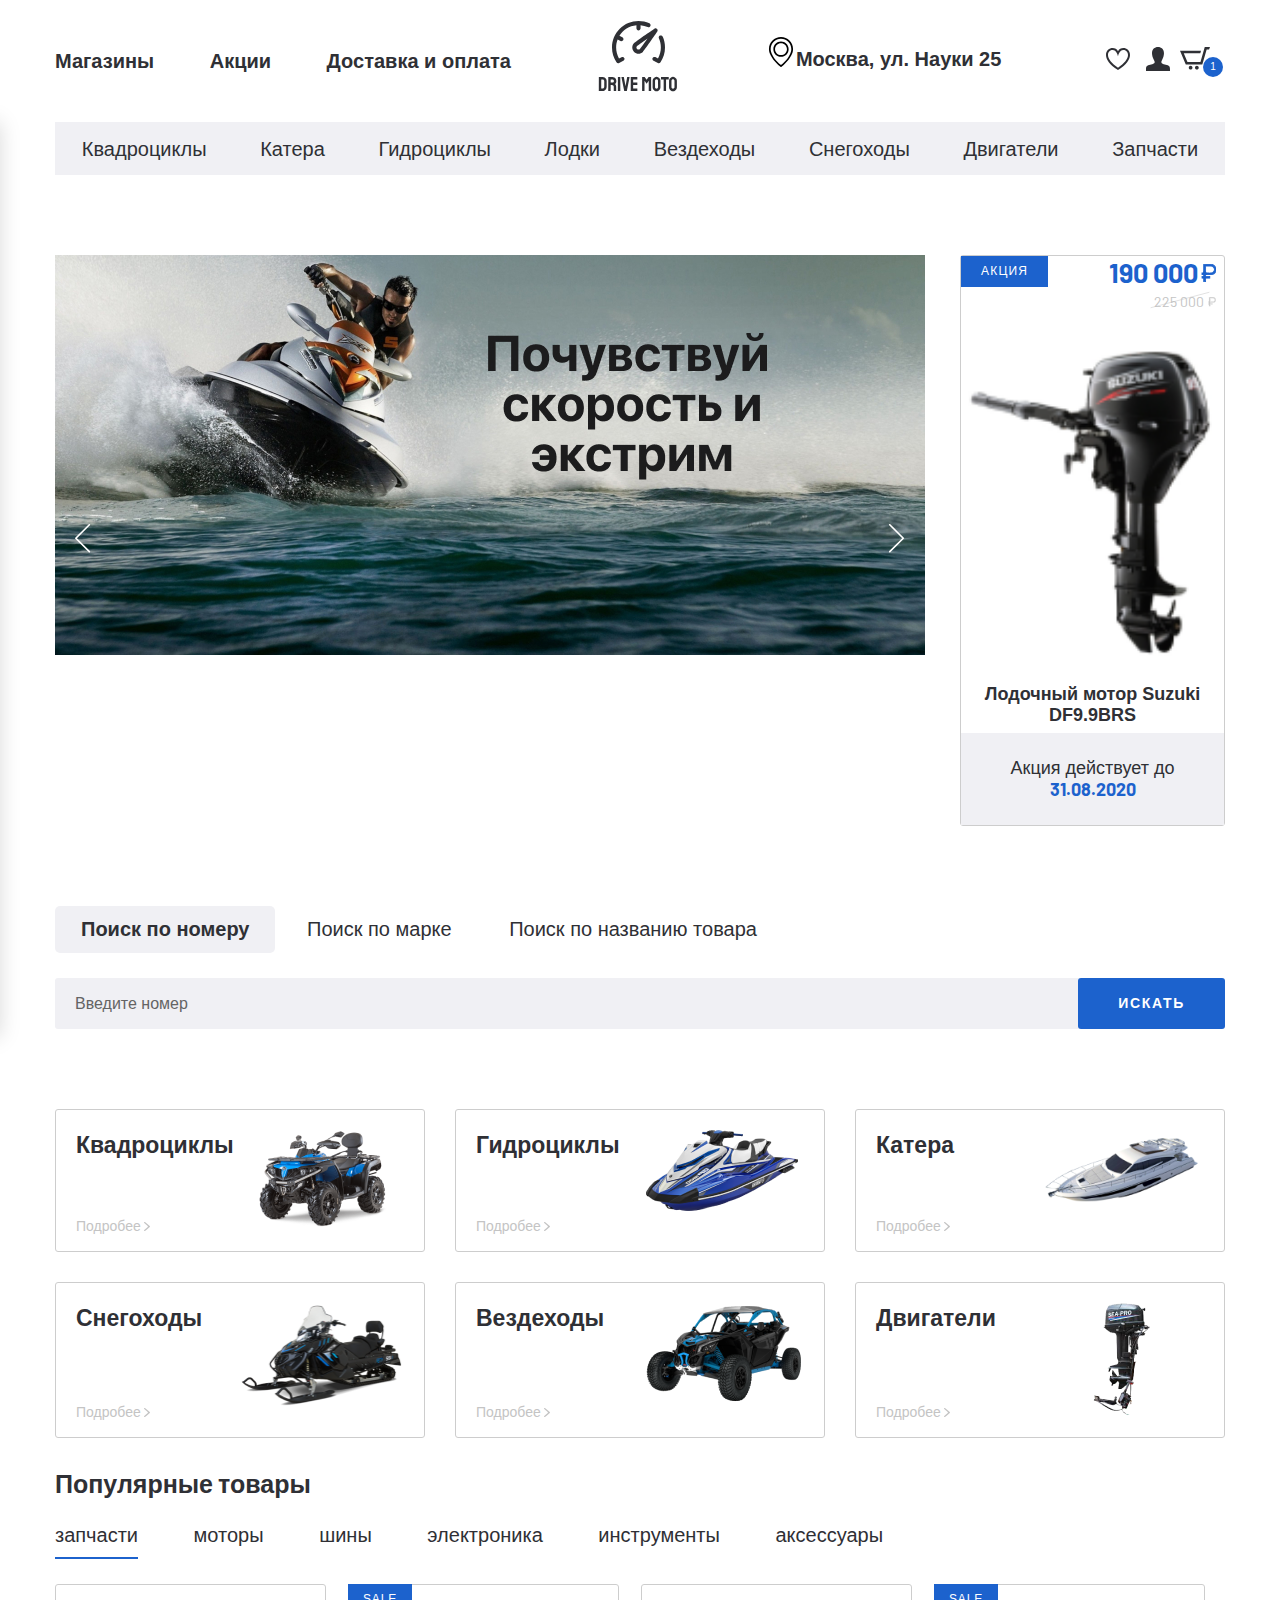
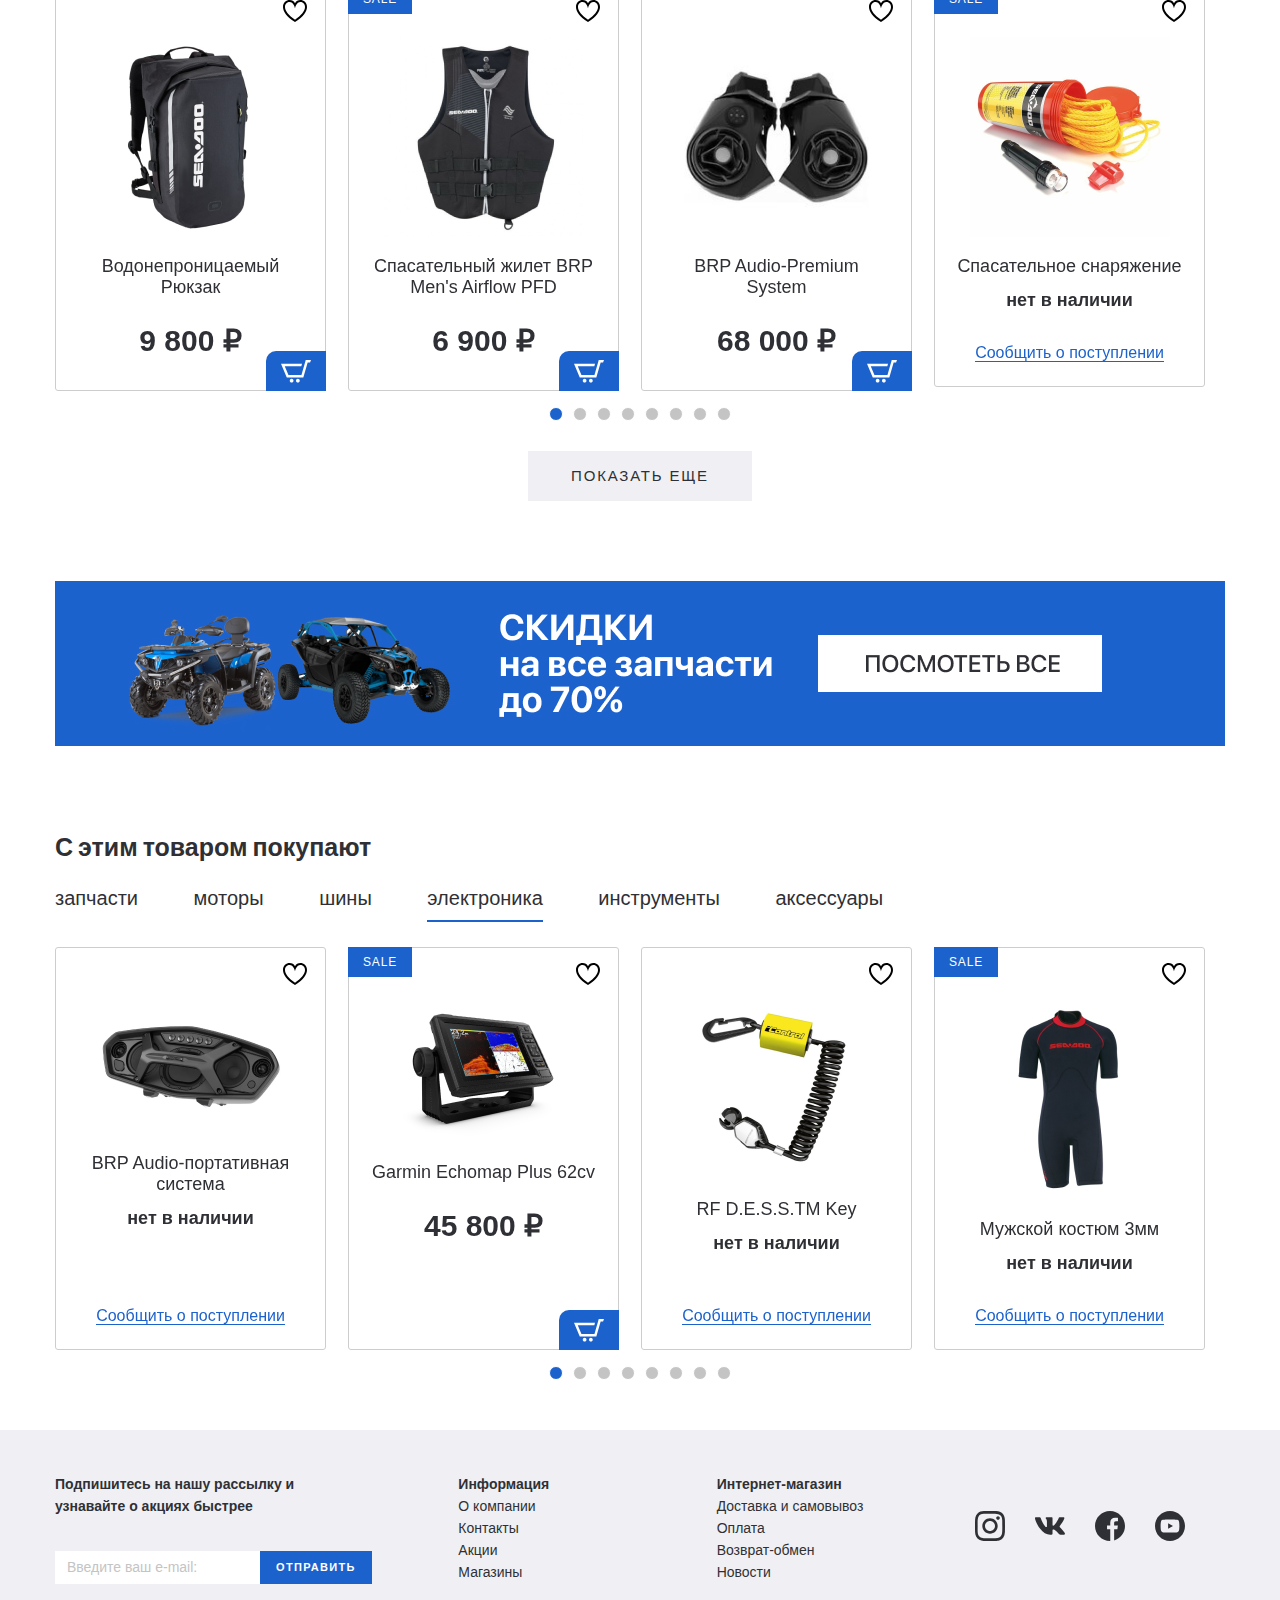
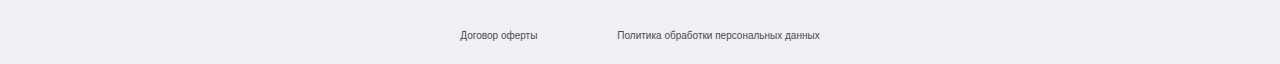
<file: index.html>
<!DOCTYPE html>
<html lang="en">
<head>
    <meta charset="UTF-8">
    <meta name="viewport" content="width=device-width, initial-scale=1.0">
    <meta http-equiv="X-UA-Compatible" content="ie=edge">
    <title>Document</title>
    <link href="https://fonts.googleapis.com/css2?family=Barlow:wght@400;700&display=swap" rel="stylesheet">
    <link rel="stylesheet" href="css/fonts.css">
    <link rel="stylesheet" href="css/normalize.css">
    <link rel="stylesheet" href="css/slick.css">
    <link rel="stylesheet" href="css/ion.rangeSlider.min.css">
    <link rel="stylesheet" href="css/jquery.rateyo.min.css">
    <link rel="stylesheet" href="css/jquery.formstyler.css">
    <link rel="stylesheet" href="css/jquery.formstyler.theme.css">
    <link rel="stylesheet" href="css/style.css">
    <link rel="stylesheet" href="css/media.css">
</head>
<body>
<header class="header">
    <div class="header__top">
        <div class="container">
            <div class="header__top-inner">
                <nav class="menu">
                    <button class="menu__btn">
                        <div class="menu__btn-line"></div>
                        <div class="menu__btn-line"></div>
                        <div class="menu__btn-line"></div>
                    </button>
                    <ul class="menu__list">
                        <li class="menu__item">
                            <a class="menu__link" href="#">Магазины</a>
                        </li>
                        <li class="menu__item">
                            <a class="menu__link" href="#">Акции</a>
                        </li>
                        <li class="menu__item">
                            <a class="menu__link" href="#">Доставка и оплата</a>
                        </li>
                    </ul>
                </nav>
                <a  class="logo" href="index.html">
                    <img class="logo__img" src="images/logo.svg" alt="">
                </a>
                <div class="header__box">
                    <div class="header__address">
                        Москва, ул. Науки 25
                    </div>
                    <ul class="user-list">
                        <li class="user-list__item">
                            <a  class="user-list__link" href="#"></a>
                            <img src="images/heart.svg" alt="">
                        </li>
                        <li class="user-list__item">
                            <a  class="user-list__link" href="#"></a>
                            <img src="images/user.svg" alt="">
                        </li>
                        <li class="user-list__item">
                            <a  class="user-list__link basket" href="#">
                                <img src="images/basket.svg" alt="">
                                <p class="basket__num"> 1</p>
                            </a>
                        </li>
                    </ul>
                </div>
            </div>
        </div>
    </div>

    <ul class="menu-mobile__list ">
        <li class="menu-mobile__item">
            <a class="menu-mobile__link" href="#">
                <img class="menu-mobile__img" src="images/user.svg" alt="">
                <p>Войти </p></a>
        </li>
        <li class="menu-mobile__item">
            <a class="menu-mobile__link" href="#">
                <img class="menu-mobile__img" src="images/user.svg" alt="">
                <p>Регистрация</p>
            </a>
        </li>
        <li class="menu-mobile__item">
            <a class="menu-mobile__link" href="#">
                <img class="menu-mobile__img" src="images/heart.svg" alt="">
                <p>Избранное</p>
            </a>
        </li>
        <li class="menu-mobile__item">
            <a class="menu-mobile__link" href="#">
                <img class="menu-mobile__img" src="images/basket.svg" alt="">
                <p>Корзина</p>
            </a>
        </li>
        <li class="menu-mobile__item">
            <a class="menu-mobile__link" href="#">
                <img class="menu-mobile__img" src="images/house.svg" alt="">
                <p>Магазины</p>
            </a>
        </li>
        <li class="menu-mobile__item">
            <a class="menu-mobile__link" href="#">
                <img class="menu-mobile__img" src="images/procent.svg" alt="">
                <p>Акции</p>
            </a>
        </li>
        <li class="menu-mobile__item">
            <a class="menu-mobile__link" href="#">
                <img class="menu-mobile__img" src="images/box.svg" alt="">
                <p>а и оплата</p>
            </a>
        </li>
        <li class="menu-mobile__item">
            <a class="menu-mobile__link" href="#">
                <p>Квадроциклы</p>
            </a>
        </li>
        <li class="menu-mobile__item">
            <a class="menu-mobile__link" href="#">
                <p>Катера</p>
            </a>
        </li>
        <li class="menu-mobile__item">
            <a  class="menu-mobile__link" href="#">
                <p>Гидроциклы</p>
            </a>
        </li>
        <li class="menu-mobile__item">
            <a class="menu-mobile__link" href="#">
                 <p>Лодки </p>
            </a>
        </li>
        <li class="menu-mobile__item">
            <a  class="menu-mobile__link" href="#">
                 <p>Вездеходы</p>
            </a>
        </li>
        <li class="menu-mobile__item">
            <a class="menu-mobile__link" href="#">
                 <p>Снегоходы</p>
            </a>
        </li>
        <li class="menu-mobile__item">
            <a class="menu-mobile__link" href="#">
                 <p>Двигатели</p>
            </a>
        </li>
        <li class="menu-mobile__item">
            <a class="menu-mobile__link" href="#">
                 <p>Запчасти</p>
            </a>
        </li>
    </ul>

    <div class="menu__mobile-linewrapper">
        <div class="menu__mobile-line">
            <li class="menu__item">
                <a class="menu__link" href="#">Магазины</a>
            </li>
            <li class="menu__item">
                <a class="menu__link" href="#">Акции</a>
            </li>
            <li class="menu__item">
                <a class="menu__link" href="#">Доставка и оплата</a>
            </li>
        </div>
    </div>

    <div class="header__bottom">
        <div class="container">
            <ul class="menu-categories">
                <li class="menu-categories__item">
                    <a class="menu-categories__link" href="catalog.html"> Квадроциклы</a>
                </li>
                <li class="menu-categories__item">
                    <a class="menu-categories__link" href="catalog.html">Катера</a>
                </li>
                <li class="menu-categories__item">
                    <a class="menu-categories__link" href="catalog.html">Гидроциклы</a>
                </li>
                <li class="menu-categories__item">
                    <a class="menu-categories__link" href="catalog.html">Лодки</a>
                </li>
                <li class="menu-categories__item">
                    <a class="menu-categories__link" href="catalog.html">Вездеходы</a>
                </li>
                <li class="menu-categories__item">
                    <a class="menu-categories__link" href="catalog.html">Снегоходы</a>
                </li>
                <li class="menu-categories__item">
                    <a class="menu-categories__link" href="catalog.html">Двигатели</a>
                </li>
                <li class="menu-categories__item">
                    <a class="menu-categories__link" href="catalog.html">Запчасти</a>
                </li>
            </ul>
        </div>
    </div>
</header>


<section class="banner-section page-section">
    <div class="container">
        <div class="banner-section__inner">
            <div class="banner-section__slider">
                <a class="banner-section__slider-item" href="#">
                    <img class="banner-section__slider-img" src="images/banner-slider.jpg" alt="">
                </a>
                <a class="banner-section__slider-item" href="#">
                    <img class="banner-section__slider-img" src="images/banner-slider.jpg" alt="">
                </a>
                <a class="banner-section__slider-item" href="#">
                    <img class="banner-section__slider-img" src="images/banner-slider.jpg" alt="">
                </a>
                <a class="banner-section__slider-item" href="#">
                    <img class="banner-section__slider-img" src="images/banner-slider.jpg" alt="">
                </a>
                <a class="banner-section__slider-item" href="#">
                    <img class="banner-section__slider-img" src="images/banner-slider.jpg" alt="">
                </a>
                <a class="banner-section__slider-item" href="#">
                    <img class="banner-section__slider-img" src="images/banner-slider.jpg" alt="">
                </a>
            </div>
            <a class="banner-section__item" href="#">
                <div class="banner-section__item-top sale-item">
                    <div class="sale-item__top">
                        <p class="sale-item__info">акция</p>
                        <div class="sale-item__price">
                            <div class="price sale-item__price-new">
                                190 000
                            </div>
                            <div class="price sale-item__price-old">
                                225 000
                            </div>
                        </div>
                    </div>
                        <img class="sale-item__img" src="images/content/sale-1.png" alt="" >
                        <h5 class="sale-item__title">Лодочный мотор Suzuki DF9.9BRS</h5>
                <div class="sale-item__footer">
                    Акция действует до
                    <span>31.08.2020</span>
                </div>
                </div>
            </a>
        </div>
    </div>
</section>


<section class="search page-section">
    <div class="container">
        <div class="search__inner">
            <div class="search__tabs tabs-wrapper">
                <div class="mobile-overflow">
                <a href="#tab-1" class=" tab search__tabs-item tab--active">Поиск по  номеру</a>
                <a href="#tab-2" class=" tab search__tabs-item">Поиск по марке</a>
                <a href="#tab-3" class=" tab search__tabs-item">Поиск по названию товара</a>
                </div>
            </div>
            <div class="search__content">
                <div id="tab-1" class=" tabs-content search__content-item tabs-content--active">
                    <form class="search__content-form" action="">
                        <input class="search__content-input" type="text" placeholder="Введите номер ">
                        <button class="search__content-btn" type="submit">искать</button>
                    </form>
                </div>
                <div id="tab-2" class="tabs-content search__content-item">
                    <form class="search__content-form" action="">
                        <input class="search__content-input" type="text" placeholder="Введите марку ">
                        <button class="search__content-btn" type="submit">искать</button>
                    </form>
                </div>
                <div id="tab-3" class="tabs-content search__content-item">
                    <form class="search__content-form" action="">
                        <input class="search__content-input" type="text" placeholder="Введите название товара ">
                        <button class="search__content-btn" type="submit">искать</button>
                    </form>
                </div>
            </div>
        </div>
    </div>
</section>

<section class="categories">
    <div class="container">
        <div class="categories__inner">
            <a class="categories__item" href="catalog.html">
                <div class="categories__item-info">
                    <h4 class="categories__item-title">Квадроциклы</h4>
                    <p class="categories__item-text">Подробее</p>
                </div>
                <div class="categories__item-img">
                    <img src="images/categories-1.png" alt="">
                </div>
            </a>
            <a class="categories__item" href="catalog.html">
                <div class="categories__item-info">
                    <h4 class="categories__item-title">Гидроциклы</h4>
                    <p class="categories__item-text">Подробее</p>
                </div>
                <div class="categories__item-img">
                    <img src="images/categories-2.png" alt="">
                </div>
            </a>
            <a class="categories__item" href="catalog.html">
                <div class="categories__item-info">
                    <h4 class="categories__item-title">Катера</h4>
                    <p class="categories__item-text">Подробее</p>
                </div>
                <div class="categories__item-img">
                    <img src="images/categories-3.png" alt="">
                </div>
            </a>
            <a class="categories__item" href="catalog.html">
                <div class="categories__item-info">
                    <h4 class="categories__item-title">Снегоходы</h4>
                    <p class="categories__item-text">Подробее</p>
                </div>
                <div class="categories__item-img">
                    <img src="images/categories-4.png" alt="">
                </div>
            </a>
            <a class="categories__item" href="catalog.html">
                <div class="categories__item-info">
                    <h4 class="categories__item-title">Вездеходы</h4>
                    <p class="categories__item-text">Подробее</p>
                </div>
                <div class="categories__item-img">
                    <img src="images/categories-5.png" alt="">
                </div>
            </a>
            <a class="categories__item" href="catalog.html">
                <div class="categories__item-info">
                    <h4 class="categories__item-title">Двигатели</h4>
                    <p class="categories__item-text">Подробее</p>
                </div>
                <div class="categories__item-img">
                    <img src="images/categories-6.png" alt="">
                </div>
            </a>
        </div>
    </div>
</section>

<section class="products page-section">
    <div class="container">
        <div class="products__inner">
            <h3 class="product__title">Популярные товары</h3>
            <div class="tabs-wrapper">
                <div class="tabs products__tabs mobile-overflow">
                    <a class="tab products__tab tab--active" href="#product-tab-1">запчасти</a>
                    <a class="tab products__tab" href="#product-tab-2">моторы</a>
                    <a class="tab products__tab" href="#product-tab-3">шины </a>
                    <a class="tab products__tab" href="#product-tab-4">электроника</a>
                    <a class="tab products__tab" href="#product-tab-5">инструменты</a>
                    <a class="tab products__tab" href="#product-tab-6">аксессуары </a>
                </div>
            </div>
            <div class="tabs-container products__container">
                <div id="product-tab-1" class="tabs-content products__content tabs-content--active">
                    <div class="product-slider">
                        <div class="product-slider__item">
                            <div class="product-item__wrapper">
                                <button class="product-item__favorite">
                                </button>
                                <button class="product-item__basket">
                                    <img src="images/basket-white.svg" alt="">
                                </button>
                                <a href="" class="product-item__notify-link">
                                    <span>Сообщить о поступлении</span>
                                </a>
                                <a class="product-item" href="#">
                                    <p class="product-item__hover-text">посмотреть товар</p>
                                    <img class="product-item__img" src="images/content/product-1.png" alt="">
                                    <h4 class="product-item__title">Водонепроницаемый
                                        Рюкзак</h4>
                                    <p class="price product-item__price">9 800 ₽</p>
                                    <p class="product-item__notify-text">нет в наличии</p>
                                </a>
                            </div>
                        </div>
                        <div class="product-slider__item">
                            <div class="product-item__wrapper">
                                <button class="product-item__favorite">
                                </button>
                                <button class="product-item__basket">
                                    <img src="images/basket-white.svg" alt="">
                                </button>
                                <a href="" class="product-item__notify-link">
                                    <span>Сообщить о поступлении</span>
                                </a>
                                <a class="product-item product-item--sale" href="#">
                                    <p class="product-item__hover-text">посмотреть товар</p>
                                    <img class="product-item__img" src="images/content/product-2.png" alt="">
                                    <h4 class="product-item__title">Спасательный жилет BRP Men's Airflow PFD</h4>
                                    <p class="price product-item__price">6 900 ₽</p>
                                    <p class="product-item__notify-text">нет в наличии</p>
                                </a>
                            </div>
                        </div>
                        <div class="product-slider__item">
                            <div class="product-item__wrapper">
                                <button class="product-item__favorite">
                                </button>
                                <button class="product-item__basket">
                                    <img src="images/basket-white.svg" alt="">
                                </button>
                                <a href="" class="product-item__notify-link">
                                    <span>Сообщить о поступлении</span>
                                </a>
                                <a class="product-item " href="#">
                                    <p class="product-item__hover-text">посмотреть товар</p>
                                    <img class="product-item__img" src="images/content/product-3.png" alt="">
                                    <h4 class="product-item__title">
                                        BRP Audio-Premium System</h4>
                                    <p class="price product-item__price">68 000 ₽</p>
                                    <p class="product-item__notify-text">нет в наличии</p>
                                </a>
                            </div>
                        </div>
                        <div class="product-slider__item product-item__not-available">
                            <div class="product-item__wrapper product-item__not-available">
                                <button class="product-item__favorite">
                                </button>
                                <button class="product-item__basket">
                                    <img src="images/basket-white.svg" alt="">
                                </button>
                                <a href="" class="product-item__notify-link">
                                    <span>Сообщить о поступлении</span>
                                </a>
                                <a class="product-item product-item--sale" href="#">
                                    <p class="product-item__hover-text">посмотреть товар</p>
                                    <img class="product-item__img" src="images/content/product-4.png" alt="">
                                    <h4 class="product-item__title">Спасательное снаряжение</h4>
                                    <p class="price product-item__price"> </p>
                                    <p class="product-item__notify-text">нет в наличии</p>
                                </a>
                            </div>
                        </div>
                        <div class="product-slider__item">
                            <div class="product-item__wrapper">
                                <button class="product-item__favorite">
                                </button>
                                <button class="product-item__basket">
                                    <img src="images/basket-white.svg" alt="">
                                </button>
                                <a href="" class="product-item__notify-link">
                                    <span>Сообщить о поступлении</span>
                                </a>
                                <a class="product-item" href="#">
                                    <p class="product-item__hover-text">посмотреть товар</p>
                                    <img class="product-item__img" src="images/content/product-1.png" alt="">
                                    <h4 class="product-item__title">Водонепроницаемый
                                        Рюкзак</h4>
                                    <p class="price product-item__price">9 800 ₽</p>
                                    <p class="product-item__notify-text">нет в наличии</p>
                                </a>
                            </div>
                        </div>
                        <div class="product-slider__item">
                            <div class="product-item__wrapper">
                                <button class="product-item__favorite">
                                </button>
                                <button class="product-item__basket">
                                    <img src="images/basket-white.svg" alt="">
                                </button>
                                <a href="" class="product-item__notify-link">
                                    <span>Сообщить о поступлении</span>
                                </a>
                                <a class="product-item product-item--sale" href="#">
                                    <p class="product-item__hover-text">посмотреть товар</p>
                                    <img class="product-item__img" src="images/content/product-2.png" alt="">
                                    <h4 class="product-item__title">Спасательный жилет BRP Men's Airflow PFD</h4>
                                    <p class="price product-item__price">6 900 ₽</p>
                                    <p class="product-item__notify-text">нет в наличии</p>
                                </a>
                            </div>
                        </div>
                        <div class="product-slider__item">
                            <div class="product-item__wrapper">
                                <button class="product-item__favorite">
                                </button>
                                <button class="product-item__basket">
                                    <img src="images/basket-white.svg" alt="">
                                </button>
                                <a href="" class="product-item__notify-link">
                                    <span>Сообщить о поступлении</span>
                                </a>
                                <a class="product-item " href="#">
                                    <p class="product-item__hover-text">посмотреть товар</p>
                                    <img class="product-item__img" src="images/content/product-3.png" alt="">
                                    <h4 class="product-item__title">
                                        BRP Audio-Premium System</h4>
                                    <p class="price product-item__price">68 000 ₽</p>
                                    <p class="product-item__notify-text">нет в наличии</p>
                                </a>
                            </div>
                        </div>
                        <div class="product-slider__item product-item__not-available">
                            <div class="product-item__wrapper product-item__not-available">
                                <button class="product-item__favorite">
                                </button>
                                <button class="product-item__basket">
                                    <img src="images/basket-white.svg" alt="">
                                </button>
                                <a href="" class="product-item__notify-link">
                                    <span>Сообщить о поступлении</span>
                                </a>
                                <a class="product-item product-item--sale" href="#">
                                    <p class="product-item__hover-text">посмотреть товар</p>
                                    <img class="product-item__img" src="images/content/product-4.png" alt="">
                                    <h4 class="product-item__title">Спасательное снаряжение</h4>
                                    <p class="price product-item__price"> </p>
                                    <p class="product-item__notify-text">нет в наличии</p>
                                </a>
                            </div>
                        </div>
                    </div>
                </div>
                <div id="product-tab-2" class="tabs-content products__content">
                    <div class="product-slider">
                        <div class="product-slider__item">
                            <div class="product-item__wrapper">
                                <button class="product-item__favorite">
                                </button>
                                <button class="product-item__basket">
                                    <img src="images/basket-white.svg" alt="">
                                </button>
                                <a href="" class="product-item__notify-link">
                                    <span>Сообщить о поступлении</span>
                                </a>
                                <a class="product-item" href="#">
                                    <p class="product-item__hover-text">посмотреть товар</p>
                                    <img class="product-item__img" src="images/content/product-1.png" alt="">
                                    <h4 class="product-item__title">Водонепроницаемый
                                        Рюкзак</h4>
                                    <p class="price product-item__price">9 800 ₽</p>
                                    <p class="product-item__notify-text">нет в наличии</p>
                                </a>
                            </div>
                        </div>
                        <div class="product-slider__item">
                            <div class="product-item__wrapper">
                                <button class="product-item__favorite">
                                </button>
                                <button class="product-item__basket">
                                    <img src="images/basket-white.svg" alt="">
                                </button>
                                <a href="" class="product-item__notify-link">
                                    <span>Сообщить о поступлении</span>
                                </a>
                                <a class="product-item product-item--sale" href="#">
                                    <p class="product-item__hover-text">посмотреть товар</p>
                                    <img class="product-item__img" src="images/content/product-2.png" alt="">
                                    <h4 class="product-item__title">Спасательный жилет BRP Men's Airflow PFD</h4>
                                    <p class="price product-item__price">6 900 ₽</p>
                                    <p class="product-item__notify-text">нет в наличии</p>
                                </a>
                            </div>
                        </div>
                        <div class="product-slider__item">
                            <div class="product-item__wrapper">
                                <button class="product-item__favorite">
                                </button>
                                <button class="product-item__basket">
                                    <img src="images/basket-white.svg" alt="">
                                </button>
                                <a href="" class="product-item__notify-link">
                                    <span>Сообщить о поступлении</span>
                                </a>
                                <a class="product-item " href="#">
                                    <p class="product-item__hover-text">посмотреть товар</p>
                                    <img class="product-item__img" src="images/content/product-3.png" alt="">
                                    <h4 class="product-item__title">
                                        BRP Audio-Premium System</h4>
                                    <p class="price product-item__price">68 000 ₽</p>
                                    <p class="product-item__notify-text">нет в наличии</p>
                                </a>
                            </div>
                        </div>
                        <div class="product-slider__item product-item__not-available">
                            <div class="product-item__wrapper product-item__not-available">
                                <button class="product-item__favorite">
                                </button>
                                <button class="product-item__basket">
                                    <img src="images/basket-white.svg" alt="">
                                </button>
                                <a href="" class="product-item__notify-link">
                                    <span>Сообщить о поступлении</span>
                                </a>
                                <a class="product-item product-item--sale" href="#">
                                    <p class="product-item__hover-text">посмотреть товар</p>
                                    <img class="product-item__img" src="images/content/product-4.png" alt="">
                                    <h4 class="product-item__title">Спасательное снаряжение</h4>
                                    <p class="price product-item__price"> </p>
                                    <p class="product-item__notify-text">нет в наличии</p>
                                </a>
                            </div>
                        </div>
                        <div class="product-slider__item">
                            <div class="product-item__wrapper">
                                <button class="product-item__favorite">
                                </button>
                                <button class="product-item__basket">
                                    <img src="images/basket-white.svg" alt="">
                                </button>
                                <a href="" class="product-item__notify-link">
                                    <span>Сообщить о поступлении</span>
                                </a>
                                <a class="product-item" href="#">
                                    <p class="product-item__hover-text">посмотреть товар</p>
                                    <img class="product-item__img" src="images/content/product-1.png" alt="">
                                    <h4 class="product-item__title">Водонепроницаемый
                                        Рюкзак</h4>
                                    <p class="price product-item__price">9 800 ₽</p>
                                    <p class="product-item__notify-text">нет в наличии</p>
                                </a>
                            </div>
                        </div>
                        <div class="product-slider__item">
                            <div class="product-item__wrapper">
                                <button class="product-item__favorite">
                                </button>
                                <button class="product-item__basket">
                                    <img src="images/basket-white.svg" alt="">
                                </button>
                                <a href="" class="product-item__notify-link">
                                    <span>Сообщить о поступлении</span>
                                </a>
                                <a class="product-item product-item--sale" href="#">
                                    <p class="product-item__hover-text">посмотреть товар</p>
                                    <img class="product-item__img" src="images/content/product-2.png" alt="">
                                    <h4 class="product-item__title">Спасательный жилет BRP Men's Airflow PFD</h4>
                                    <p class="price product-item__price">6 900 ₽</p>
                                    <p class="product-item__notify-text">нет в наличии</p>
                                </a>
                            </div>
                        </div>
                        <div class="product-slider__item">
                            <div class="product-item__wrapper">
                                <button class="product-item__favorite">
                                </button>
                                <button class="product-item__basket">
                                    <img src="images/basket-white.svg" alt="">
                                </button>
                                <a href="" class="product-item__notify-link">
                                    <span>Сообщить о поступлении</span>
                                </a>
                                <a class="product-item " href="#">
                                    <p class="product-item__hover-text">посмотреть товар</p>
                                    <img class="product-item__img" src="images/content/product-3.png" alt="">
                                    <h4 class="product-item__title">
                                        BRP Audio-Premium System</h4>
                                    <p class="price product-item__price">68 000 ₽</p>
                                    <p class="product-item__notify-text">нет в наличии</p>
                                </a>
                            </div>
                        </div>
                        <div class="product-slider__item product-item__not-available">
                            <div class="product-item__wrapper product-item__not-available">
                                <button class="product-item__favorite">
                                </button>
                                <button class="product-item__basket">
                                    <img src="images/basket-white.svg" alt="">
                                </button>
                                <a href="" class="product-item__notify-link">
                                    <span>Сообщить о поступлении</span>
                                </a>
                                <a class="product-item product-item--sale" href="#">
                                    <p class="product-item__hover-text">посмотреть товар</p>
                                    <img class="product-item__img" src="images/content/product-4.png" alt="">
                                    <h4 class="product-item__title">Спасательное снаряжение</h4>
                                    <p class="price product-item__price"> </p>
                                    <p class="product-item__notify-text">нет в наличии</p>
                                </a>
                            </div>
                        </div>
                    </div>
                </div>
                <div id="product-tab-3" class="tabs-content products__content">
                    slider-3
                </div>
                <div id="product-tab-4" class="tabs-content products__content">
                    slider-4
                </div>
                <div id="product-tab-5" class="tabs-content products__content">
                    slider-5
                </div>
                <div id="product-tab-6" class="tabs-content products__content">
                    slider-6
                </div>
            </div>
        </div>
        <div class="product__more">
            <a href="#" class="product__more-link">Показать еще</a>
        </div>
    </div>
</section>

<div class="banner">
    <div class="container">
        <a href="#" class="banner-link">
            <img class="banner-link__img" src="images/banner.jpg" alt="">
            <img class="banner-link__imgmobile" src="images/banner-mobile.png" alt="">
        </a>
    </div>
</div>

<section class="products-popular page-section">
    <div class="container">
        <div class="products__inner">
            <h3 class="product__title">С этим товаром покупают</h3>
            <div class="tabs-wrapper">
                <div class="tabs products__tabs mobile-overflow">
                    <a class="tab products__tab " href="#popular-tab-1">запчасти</a>
                    <a class="tab products__tab" href="#popular-tab-2">моторы</a>
                    <a class="tab products__tab" href="#popular-tab-3">шины </a>
                    <a class="tab products__tab tab--active" href="#popular-tab-4">электроника</a>
                    <a class="tab products__tab" href="#popular-tab-5">инструменты</a>
                    <a class="tab products__tab" href="#popular-tab-6">аксессуары </a>
                </div>
            </div>
            <div class="tabs-container products__container">
                <div id="popular-tab-1" class="tabs-content products__content">
                    slider-1
                </div>
                <div id="popular-tab-2" class="tabs-content products__content">
                    slider-2
                </div>
                <div id="popular-tab-3" class="tabs-content products__content">
                    slider-3
                </div>
                <div id="popular-tab-4" class="tabs-content products__content tabs-content--active">
                    <div class="product-slider">
                        <div class="product-slider__item">
                            <div class="product-item__wrapper product-item__not-available">
                                <button class="product-item__favorite">
                                </button>
                                <button class="product-item__basket">
                                    <img src="images/basket-white.svg" alt="">
                                </button>
                                <a href="" class="product-item__notify-link">
                                    <span>Сообщить о поступлении</span>
                                </a>
                                <a class="product-item" href="#">
                                    <p class="product-item__hover-text">посмотреть товар</p>
                                    <img class="product-item__img" src="images/content/product-5.png" alt="">
                                    <h4 class="product-item__title">BRP Audio-портативная система</h4>
                                    <p class="price product-item__price"> </p>
                                    <p class="product-item__notify-text">нет в наличии</p>
                                </a>
                            </div>
                        </div>
                        <div class="product-slider__item">
                            <div class="product-item__wrapper">
                                <button class="product-item__favorite">
                                </button>
                                <button class="product-item__basket">
                                    <img src="images/basket-white.svg" alt="">
                                </button>
                                <a href="" class="product-item__notify-link">
                                    <span>Сообщить о поступлении</span>
                                </a>
                                <a class="product-item product-item--sale" href="#">
                                    <p class="product-item__hover-text">посмотреть товар</p>
                                    <img class="product-item__img" src="images/content/product-6.png" alt="">
                                    <h4 class="product-item__title">Garmin Echomap Plus 62cv</h4>
                                    <p class="price product-item__price">45 800 ₽</p>
                                    <p class="product-item__notify-text">нет в наличии</p>
                                </a>
                            </div>
                        </div>
                        <div class="product-slider__item">
                            <div class="product-item__wrapper product-item__not-available">
                                <button class="product-item__favorite">
                                </button>
                                <button class="product-item__basket">
                                    <img src="images/basket-white.svg" alt="">
                                </button>
                                <a href="" class="product-item__notify-link">
                                    <span>Сообщить о поступлении</span>
                                </a>
                                <a class="product-item " href="#">
                                    <p class="product-item__hover-text">посмотреть товар</p>
                                    <img class="product-item__img" src="images/content/product-7.png" alt="">
                                    <h4 class="product-item__title">RF D.E.S.S.TM Key</h4>
                                    <p class="price product-item__price">  </p>
                                    <p class="product-item__notify-text">нет в наличии</p>
                                </a>
                            </div>
                        </div>
                        <div class="product-slider__item">
                            <div class="product-item__wrapper product-item__not-available">
                                <button class="product-item__favorite">
                                </button>
                                <button class="product-item__basket">
                                    <img src="images/basket-white.svg" alt="">
                                </button>
                                <a href="" class="product-item__notify-link">
                                    <span>Сообщить о поступлении</span>
                                </a>
                                <a class="product-item product-item--sale" href="#">
                                    <p class="product-item__hover-text">посмотреть товар</p>
                                    <img class="product-item__img" src="images/content/product-8.png" alt="">
                                    <h4 class="product-item__title">Мужской костюм
                                        3мм</h4>
                                    <p class="price product-item__price">7 000 ₽</p>
                                    <p class="product-item__notify-text">нет в наличии</p>
                                </a>
                            </div>
                        </div>
                        <div class="product-slider__item">
                            <div class="product-item__wrapper product-item__not-available">
                                <button class="product-item__favorite">
                                </button>
                                <button class="product-item__basket">
                                    <img src="images/basket-white.svg" alt="">
                                </button>
                                <a href="" class="product-item__notify-link">
                                    <span>Сообщить о поступлении</span>
                                </a>
                                <a class="product-item" href="#">
                                    <p class="product-item__hover-text">посмотреть товар</p>
                                    <img class="product-item__img" src="images/content/product-5.png" alt="">
                                    <h4 class="product-item__title">BRP Audio-портативная система</h4>
                                    <p class="price product-item__price"> </p>
                                    <p class="product-item__notify-text">нет в наличии</p>
                                </a>
                            </div>
                        </div>
                        <div class="product-slider__item">
                            <div class="product-item__wrapper">
                                <button class="product-item__favorite">
                                </button>
                                <button class="product-item__basket">
                                    <img src="images/basket-white.svg" alt="">
                                </button>
                                <a href="" class="product-item__notify-link">
                                    <span>Сообщить о поступлении</span>
                                </a>
                                <a class="product-item product-item--sale" href="#">
                                    <p class="product-item__hover-text">посмотреть товар</p>
                                    <img class="product-item__img" src="images/content/product-6.png" alt="">
                                    <h4 class="product-item__title">Garmin Echomap Plus 62cv</h4>
                                    <p class="price product-item__price">45 800 ₽</p>
                                    <p class="product-item__notify-text">нет в наличии</p>
                                </a>
                            </div>
                        </div>
                        <div class="product-slider__item">
                            <div class="product-item__wrapper product-item__not-available">
                                <button class="product-item__favorite">
                                </button>
                                <button class="product-item__basket">
                                    <img src="images/basket-white.svg" alt="">
                                </button>
                                <a href="" class="product-item__notify-link">
                                    <span>Сообщить о поступлении</span>
                                </a>
                                <a class="product-item " href="#">
                                    <p class="product-item__hover-text">посмотреть товар</p>
                                    <img class="product-item__img" src="images/content/product-7.png" alt="">
                                    <h4 class="product-item__title">RF D.E.S.S.TM Key</h4>
                                    <p class="price product-item__price">  </p>
                                    <p class="product-item__notify-text">нет в наличии</p>
                                </a>
                            </div>
                        </div>
                        <div class="product-slider__item">
                            <div class="product-item__wrapper">
                                <button class="product-item__favorite">
                                </button>
                                <button class="product-item__basket">
                                    <img src="images/basket-white.svg" alt="">
                                </button>
                                <a href="" class="product-item__notify-link">
                                    <span>Сообщить о поступлении</span>
                                </a>
                                <a class="product-item product-item--sale" href="#">
                                    <p class="product-item__hover-text">посмотреть товар</p>
                                    <img class="product-item__img" src="images/content/product-8.png" alt="">
                                    <h4 class="product-item__title">Мужской костюм
                                        3мм</h4>
                                    <p class="price product-item__price">7 000 ₽</p>
                                    <p class="product-item__notify-text">нет в наличии</p>
                                </a>
                            </div>
                        </div>
                    </div>
                </div>
                <div id="popular-tab-5" class="tabs-content products__content">
                    <div class="product-slider">
                        <div class="product-slider__item">
                            <div class="product-item__wrapper product-item__not-available">
                                <button class="product-item__favorite">
                                </button>
                                <button class="product-item__basket">
                                    <img src="images/basket-white.svg" alt="">
                                </button>
                                <a href="" class="product-item__notify-link">
                                    <span>Сообщить о поступлении</span>
                                </a>
                                <a class="product-item" href="#">
                                    <p class="product-item__hover-text">посмотреть товар</p>
                                    <img class="product-item__img" src="images/content/product-5.png" alt="">
                                    <h4 class="product-item__title">BRP Audio-портативная система</h4>
                                    <p class="price product-item__price"> </p>
                                    <p class="product-item__notify-text">нет в наличии</p>
                                </a>
                            </div>
                        </div>
                        <div class="product-slider__item">
                            <div class="product-item__wrapper">
                                <button class="product-item__favorite">
                                </button>
                                <button class="product-item__basket">
                                    <img src="images/basket-white.svg" alt="">
                                </button>
                                <a href="" class="product-item__notify-link">
                                    <span>Сообщить о поступлении</span>
                                </a>
                                <a class="product-item product-item--sale" href="#">
                                    <p class="product-item__hover-text">посмотреть товар</p>
                                    <img class="product-item__img" src="images/content/product-6.png" alt="">
                                    <h4 class="product-item__title">Garmin Echomap Plus 62cv</h4>
                                    <p class="price product-item__price">45 800 ₽</p>
                                    <p class="product-item__notify-text">нет в наличии</p>
                                </a>
                            </div>
                        </div>
                        <div class="product-slider__item">
                            <div class="product-item__wrapper product-item__not-available">
                                <button class="product-item__favorite">
                                </button>
                                <button class="product-item__basket">
                                    <img src="images/basket-white.svg" alt="">
                                </button>
                                <a href="" class="product-item__notify-link">
                                    <span>Сообщить о поступлении</span>
                                </a>
                                <a class="product-item " href="#">
                                    <p class="product-item__hover-text">посмотреть товар</p>
                                    <img class="product-item__img" src="images/content/product-7.png" alt="">
                                    <h4 class="product-item__title">RF D.E.S.S.TM Key</h4>
                                    <p class="price product-item__price">  </p>
                                    <p class="product-item__notify-text">нет в наличии</p>
                                </a>
                            </div>
                        </div>
                        <div class="product-slider__item">
                            <div class="product-item__wrapper product-item__not-available">
                                <button class="product-item__favorite">
                                </button>
                                <button class="product-item__basket">
                                    <img src="images/basket-white.svg" alt="">
                                </button>
                                <a href="" class="product-item__notify-link">
                                    <span>Сообщить о поступлении</span>
                                </a>
                                <a class="product-item product-item--sale" href="#">
                                    <p class="product-item__hover-text">посмотреть товар</p>
                                    <img class="product-item__img" src="images/content/product-8.png" alt="">
                                    <h4 class="product-item__title">Мужской костюм
                                        3мм</h4>
                                    <p class="price product-item__price">7 000 ₽</p>
                                    <p class="product-item__notify-text">нет в наличии</p>
                                </a>
                            </div>
                        </div>
                        <div class="product-slider__item">
                            <div class="product-item__wrapper product-item__not-available">
                                <button class="product-item__favorite">
                                </button>
                                <button class="product-item__basket">
                                    <img src="images/basket-white.svg" alt="">
                                </button>
                                <a href="" class="product-item__notify-link">
                                    <span>Сообщить о поступлении</span>
                                </a>
                                <a class="product-item" href="#">
                                    <p class="product-item__hover-text">посмотреть товар</p>
                                    <img class="product-item__img" src="images/content/product-5.png" alt="">
                                    <h4 class="product-item__title">BRP Audio-портативная система</h4>
                                    <p class="price product-item__price"> </p>
                                    <p class="product-item__notify-text">нет в наличии</p>
                                </a>
                            </div>
                        </div>
                        <div class="product-slider__item">
                            <div class="product-item__wrapper">
                                <button class="product-item__favorite">
                                </button>
                                <button class="product-item__basket">
                                    <img src="images/basket-white.svg" alt="">
                                </button>
                                <a href="" class="product-item__notify-link">
                                    <span>Сообщить о поступлении</span>
                                </a>
                                <a class="product-item product-item--sale" href="#">
                                    <p class="product-item__hover-text">посмотреть товар</p>
                                    <img class="product-item__img" src="images/content/product-6.png" alt="">
                                    <h4 class="product-item__title">Garmin Echomap Plus 62cv</h4>
                                    <p class="price product-item__price">45 800 ₽</p>
                                    <p class="product-item__notify-text">нет в наличии</p>
                                </a>
                            </div>
                        </div>
                        <div class="product-slider__item">
                            <div class="product-item__wrapper product-item__not-available">
                                <button class="product-item__favorite">
                                </button>
                                <button class="product-item__basket">
                                    <img src="images/basket-white.svg" alt="">
                                </button>
                                <a href="" class="product-item__notify-link">
                                    <span>Сообщить о поступлении</span>
                                </a>
                                <a class="product-item " href="#">
                                    <p class="product-item__hover-text">посмотреть товар</p>
                                    <img class="product-item__img" src="images/content/product-7.png" alt="">
                                    <h4 class="product-item__title">RF D.E.S.S.TM Key</h4>
                                    <p class="price product-item__price">  </p>
                                    <p class="product-item__notify-text">нет в наличии</p>
                                </a>
                            </div>
                        </div>
                        <div class="product-slider__item">
                            <div class="product-item__wrapper ">
                                <button class="product-item__favorite">
                                </button>
                                <button class="product-item__basket">
                                    <img src="images/basket-white.svg" alt="">
                                </button>
                                <a href="" class="product-item__notify-link">
                                    <span>Сообщить о поступлении</span>
                                </a>
                                <a class="product-item product-item--sale" href="#">
                                    <p class="product-item__hover-text">посмотреть товар</p>
                                    <img class="product-item__img" src="images/content/product-8.png" alt="">
                                    <h4 class="product-item__title">Мужской костюм
                                        3мм</h4>
                                    <p class="price product-item__price">7 000 ₽</p>
                                    <p class="product-item__notify-text">нет в наличии</p>
                                </a>
                            </div>
                        </div>
                    </div>
                </div>
                <div id="popular-tab-6" class="tabs-content products__content">
                    slider-6
                </div>
            </div>
        </div>
    </div>
</section>

<footer class="footer">
    <div class="container">
        <div class="footer__top">
            <div class="footer__top-inner">
                <div class="footer__top-item footer__top-newslatter">
                    <h6 class="footer__top-title ">
                        Подпишитесь на нашу рассылку и узнавайте о акциях быстрее
                    </h6>
                    <form class="footer-form">
                        <input class="footer-form__input" type="text" placeholder="Введите ваш e-mail:">
                        <button class="footer-form__btn" type="submit">Отправить</button>
                    </form>
                </div>
                <div class="footer__top-item footer__top-itemdrop">
                    <h6 class="footer__top-title footer__topdrop">
                        Информация
                    </h6>
                    <ul class="footer-list ">
                        <li class="footer-list__item"><a href="#"> О компании</a></li>
                        <li class="footer-list__item"><a href="#">Контакты</a></li>
                        <li class="footer-list__item"><a href="#">Акции</a></li>
                        <li class="footer-list__item"><a href="#">Магазины</a></li>
                    </ul>
                </div>
                <div class="footer__top-item footer__top-itemdrop">
                    <h6 class="footer__top-title footer__topdrop">
                        Интернет-магазин
                    </h6>
                    <ul class="footer-list">
                        <li class="footer-list__item"><a href="#"> Доставка и самовывоз</a></li>
                        <li class="footer-list__item"><a href="#">Оплата</a></li>
                        <li class="footer-list__item"><a href="#">Возврат-обмен</a></li>
                        <li class="footer-list__item"><a href="#">Новости</a></li>
                    </ul>
                </div>
                <div class="footer__top-item footer__top-social">
                    <ul class="social-list">
                        <li class="social-list__item">
                            <a href="#"><img src="images/instagram.svg" alt=""></a>
                        </li>
                        <li class="social-list__item">
                            <a href="#"><img src="images/vk.svg" alt=""></a>
                        </li>
                        <li class="social-list__item">
                            <a href="#"><img src="images/facebook.svg" alt=""></a>
                        </li>
                        <li class="social-list__item">
                            <a href="#"><img src="images/youtube.svg" alt=""></a>
                        </li>
                    </ul>
                </div>
            </div>
        </div>
        <div class="footer__bottom">
            <a class="footer__bottom-link" href="#">Договор оферты</a>
            <a class="footer__bottom-link" href="#">Политика обработки персональных данных</a>
        </div>
    </div>
</footer>


<script src="https://ajax.googleapis.com/ajax/libs/jquery/3.4.1/jquery.min.js"></script>
<script src="js/slick.min.js"></script>
<script src="js/ion.rangeSlider.min.js"></script>
<script src="js/jquery.formstyler.min.js"></script>
<script src="js/jquery.rateyo.min.js"></script>
<script src="js/main.js"></script>
</body>
</html>
</file>
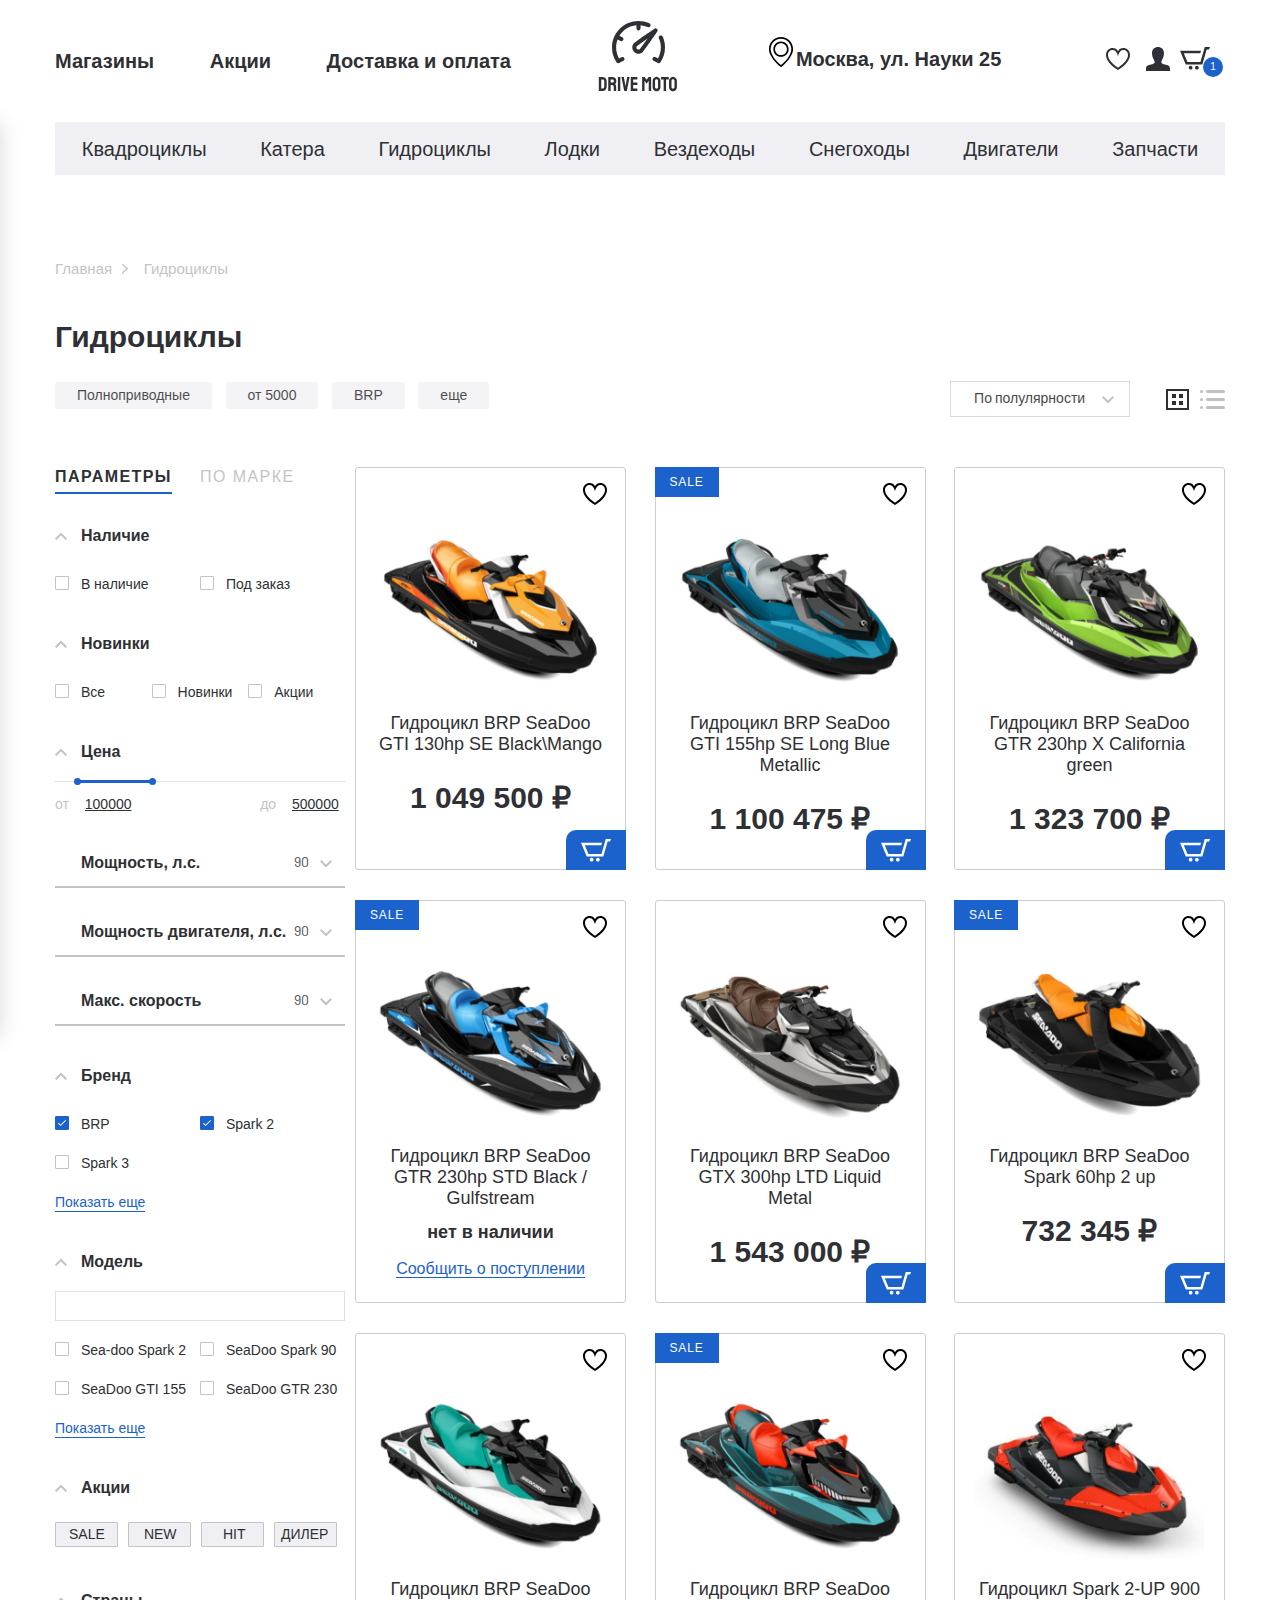
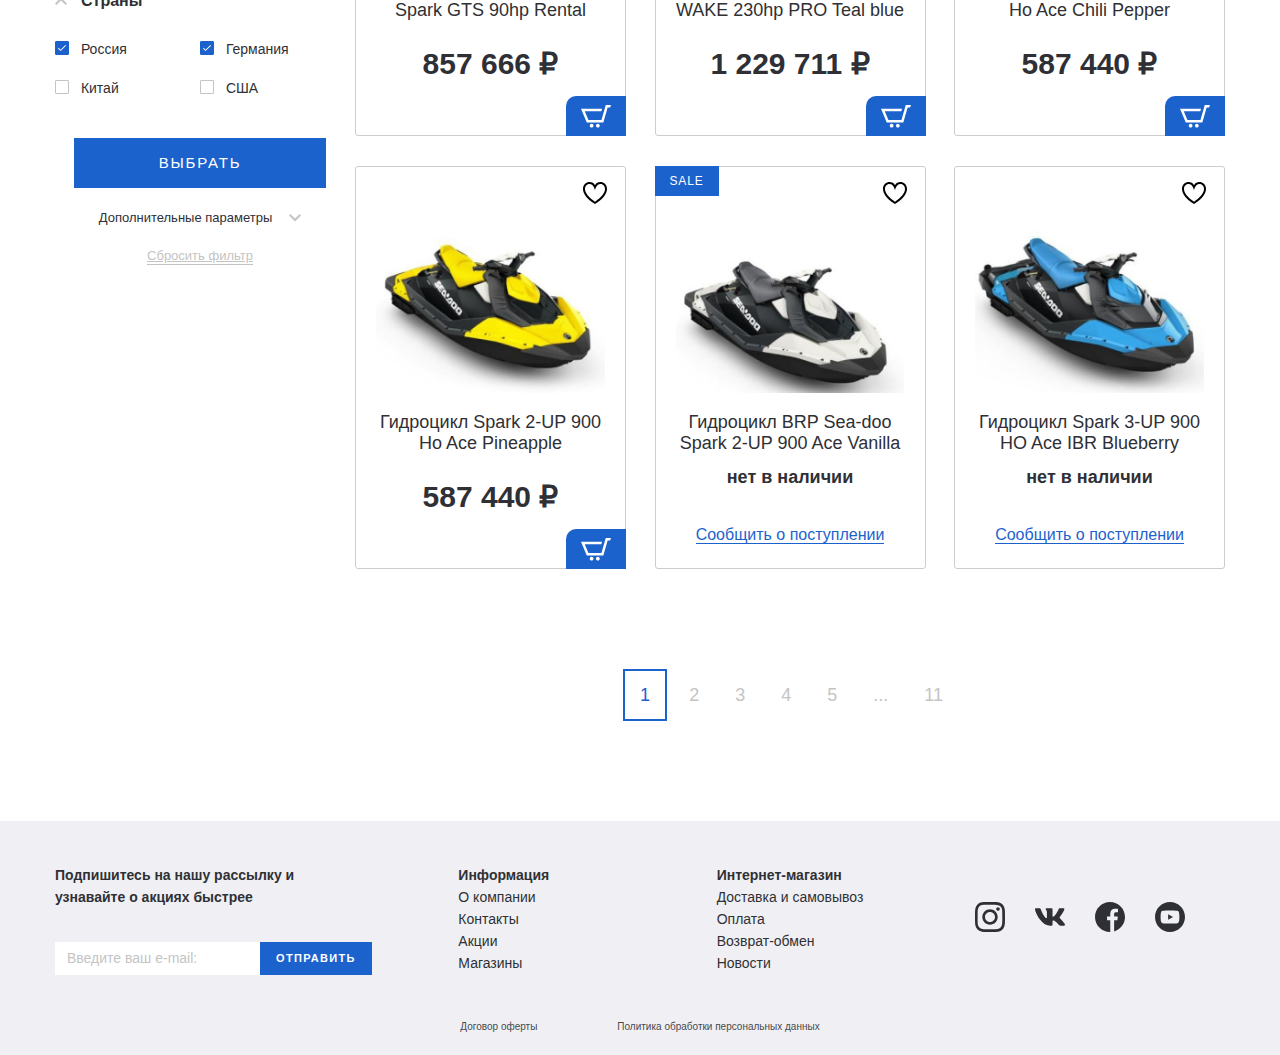
<file: catalog.html>
<!DOCTYPE html>
<html lang="en">
<head>
    <meta charset="UTF-8">
    <meta name="viewport" content="width=device-width, initial-scale=1.0">
    <meta http-equiv="X-UA-Compatible" content="ie=edge">
    <title>Document</title>
    <link href="https://fonts.googleapis.com/css2?family=Barlow:wght@400;700&display=swap" rel="stylesheet">
    <link rel="stylesheet" href="css/fonts.css">
    <link rel="stylesheet" href="css/normalize.css">
    <link rel="stylesheet" href="css/slick.css">
    <link rel="stylesheet" href="css/ion.rangeSlider.min.css">
    <link rel="stylesheet" href="css/jquery.rateyo.min.css">
    <link rel="stylesheet" href="css/jquery.formstyler.css">
    <link rel="stylesheet" href="css/jquery.formstyler.theme.css">
    <link rel="stylesheet" href="css/style.css">
    <link rel="stylesheet" href="css/media.css">
</head>
<body>
<header class="header">
    <div class="header__top">
        <div class="container">
            <div class="header__top-inner">
                <nav class="menu">
                    <button class="menu__btn">
                        <div class="menu__btn-line"></div>
                        <div class="menu__btn-line"></div>
                        <div class="menu__btn-line"></div>
                    </button>
                    <ul class="menu__list">
                        <li class="menu__item">
                            <a class="menu__link" href="#">Магазины</a>
                        </li>
                        <li class="menu__item">
                            <a class="menu__link" href="#">Акции</a>
                        </li>
                        <li class="menu__item">
                            <a class="menu__link" href="#">Доставка и оплата</a>
                        </li>
                    </ul>
                </nav>
                <a  class="logo" href="index.html">
                    <img class="logo__img" src="images/logo.svg" alt="">
                </a>
                <div class="header__box">
                    <div class="header__address">
                        Москва, ул. Науки 25
                    </div>
                    <ul class="user-list">
                        <li class="user-list__item">
                            <a  class="user-list__link" href="#"></a>
                            <img src="images/heart.svg" alt="">
                        </li>
                        <li class="user-list__item">
                            <a  class="user-list__link" href="#"></a>
                            <img src="images/user.svg" alt="">
                        </li>
                        <li class="user-list__item">
                            <a  class="user-list__link basket" href="#">
                                <img src="images/basket.svg" alt="">
                                <p class="basket__num"> 1</p>
                            </a>
                        </li>
                    </ul>
                </div>
            </div>
        </div>
    </div>

    <ul class="menu-mobile__list ">
        <li class="menu-mobile__item">
            <a class="menu-mobile__link" href="#">
                <img class="menu-mobile__img" src="images/user.svg" alt="">
                <p>Войти </p></a>
        </li>
        <li class="menu-mobile__item">
            <a class="menu-mobile__link" href="#">
                <img class="menu-mobile__img" src="images/user.svg" alt="">
                <p>Регистрация</p>
            </a>
        </li>
        <li class="menu-mobile__item">
            <a class="menu-mobile__link" href="#">
                <img class="menu-mobile__img" src="images/heart.svg" alt="">
                <p>Избранное</p>
            </a>
        </li>
        <li class="menu-mobile__item">
            <a class="menu-mobile__link" href="#">
                <img class="menu-mobile__img" src="images/basket.svg" alt="">
                <p>Корзина</p>
            </a>
        </li>
        <li class="menu-mobile__item">
            <a class="menu-mobile__link" href="#">
                <img class="menu-mobile__img" src="images/house.svg" alt="">
                <p>Магазины</p>
            </a>
        </li>
        <li class="menu-mobile__item">
            <a class="menu-mobile__link" href="#">
                <img class="menu-mobile__img" src="images/procent.svg" alt="">
                <p>Акции</p>
            </a>
        </li>
        <li class="menu-mobile__item">
            <a class="menu-mobile__link" href="#">
                <img class="menu-mobile__img" src="images/box.svg" alt="">
                <p>а и оплата</p>
            </a>
        </li>
        <li class="menu-mobile__item">
            <a class="menu-mobile__link" href="#">
                <p>Квадроциклы</p>
            </a>
        </li>
        <li class="menu-mobile__item">
            <a class="menu-mobile__link" href="#">
                <p>Катера</p>
            </a>
        </li>
        <li class="menu-mobile__item">
            <a  class="menu-mobile__link" href="#">
                <p>Гидроциклы</p>
            </a>
        </li>
        <li class="menu-mobile__item">
            <a class="menu-mobile__link" href="#">
                <p>Лодки </p>
            </a>
        </li>
        <li class="menu-mobile__item">
            <a  class="menu-mobile__link" href="#">
                <p>Вездеходы</p>
            </a>
        </li>
        <li class="menu-mobile__item">
            <a class="menu-mobile__link" href="#">
                <p>Снегоходы</p>
            </a>
        </li>
        <li class="menu-mobile__item">
            <a class="menu-mobile__link" href="#">
                <p>Двигатели</p>
            </a>
        </li>
        <li class="menu-mobile__item">
            <a class="menu-mobile__link" href="#">
                <p>Запчасти</p>
            </a>
        </li>
    </ul>

    <div class="menu__mobile-linewrapper">
        <div class="menu__mobile-line">
            <li class="menu__item">
                <a class="menu__link" href="#">Магазины</a>
            </li>
            <li class="menu__item">
                <a class="menu__link" href="#">Акции</a>
            </li>
            <li class="menu__item">
                <a class="menu__link" href="#">Доставка и оплата</a>
            </li>
        </div>
    </div>

    <div class="header__bottom">
        <div class="container">
            <ul class="menu-categories">
                <li class="menu-categories__item">
                    <a class="menu-categories__link" href="catalog.html"> Квадроциклы</a>
                </li>
                <li class="menu-categories__item">
                    <a class="menu-categories__link" href="catalog.html">Катера</a>
                </li>
                <li class="menu-categories__item">
                    <a class="menu-categories__link" href="catalog.html">Гидроциклы</a>
                </li>
                <li class="menu-categories__item">
                    <a class="menu-categories__link" href="catalog.html">Лодки</a>
                </li>
                <li class="menu-categories__item">
                    <a class="menu-categories__link" href="catalog.html">Вездеходы</a>
                </li>
                <li class="menu-categories__item">
                    <a class="menu-categories__link" href="catalog.html">Снегоходы</a>
                </li>
                <li class="menu-categories__item">
                    <a class="menu-categories__link" href="catalog.html">Двигатели</a>
                </li>
                <li class="menu-categories__item">
                    <a class="menu-categories__link" href="catalog.html">Запчасти</a>
                </li>
            </ul>
        </div>
    </div>
</header>


<div class="breadcrumbs">
    <div class="container">
        <div class="breadcrumbs__inner">
        <ul class="breadcrumbs__list mobile-overflow">
            <li class="breadcrumbs__list-item">
                <a href="#">Главная</a>
            </li>
            <li class="breadcrumbs__list-item">
                <span>Гидроциклы</span>
            </li>
        </ul>
        </div>
    </div>
</div>

<section class="catalog">
    <div class="container">
        <h2 class="catalog__title">
            Гидроциклы
        </h2>
        <div class="catalog__filter">
            <div class="catalog__filter-iteminner">
            <div class="catalog__filter-item mobile-overflow">
                <button>Полноприводные</button>
                <button>от 5000</button>
                <button>BRP</button>
                <button>еще</button>
            </div>
            </div>
            <div class="catalog__filter-btn">
                <select class="filter-style select-item">
                    <option>По полулярности</option>
                    <option>По полулярности</option>
                    <option>По полулярности</option>
                </select>
                <button class="catalog__filter-btngrid catalog__filter-button catalog__filter-button--active">
                    <svg width="23" height="21" viewBox="0 0 23 21" fill="none" xmlns="http://www.w3.org/2000/svg">
                        <rect x="1" y="1" width="21" height="19" stroke="#2F3035" stroke-width="2"/>
                        <rect x="7" y="6" width="2" height="2" fill="#2F3035" stroke="#2F3035" stroke-width="2"/>
                        <rect x="7" y="13" width="2" height="2" fill="#2F3035" stroke="#2F3035" stroke-width="2"/>
                        <rect x="14" y="6" width="2" height="2" fill="#2F3035" stroke="#2F3035" stroke-width="2"/>
                        <rect x="14" y="13" width="2" height="2" fill="#2F3035" stroke="#2F3035" stroke-width="2"/>
                    </svg>

                </button>
                <button class="catalog__filter-btnline catalog__filter-button">
                    <svg width="25" height="19" viewBox="0 0 25 19" fill="none" xmlns="http://www.w3.org/2000/svg">
                        <g opacity="1">
                            <rect x="6" width="19" height="3" rx="1.5" fill="#2F3035"/>
                            <rect x="6" y="8" width="19" height="3" rx="1.5" fill="#2F3035"/>
                            <rect x="6" y="16" width="19" height="3" rx="1.5" fill="#2F3035"/>
                            <rect width="3" height="3" rx="1.5" fill="#2F3035"/>
                            <rect y="8" width="3" height="3" rx="1.5" fill="#2F3035"/>
                            <rect y="16" width="3" height="3" rx="1.5" fill="#2F3035"/>
                        </g>
                    </svg>
                </button>
            </div>
        </div>

        <div class="catalog__inner">
            <div class="aside__btn">Фильтр</div>
            <div class="catalog__inner-aside aside-filter">
                <div class="tabs-wrapper tabs-wrapper--no-scroll">
                    <div class="tabs aside-filter__tabs">
                        <a class="tab tab--active aside-filter__tab" href="#filter-1-1">
                            <span>Параметры</span>
                        </a>
                        <a class="tab aside-filter__tab" href="#filter-1-2">
                            <span>по марке</span>
                        </a>
                    </div>
                </div>
                <div class="tabs-container">
                    <div id="filter-1-1" class="tabs-content aside-filter__tabs-content tabs-content--active">
                        <form class="aside-filter__form">
                            <ul class="aside-filter__list">
                                <li class="aside-filter__item-drop">
                                    <p class="aside-filter__item-title filter__item-drop filter__item-drop--active">
                                        Наличие</p>
                                    <div class="aside-filter__content">
                                        <div class="aside-filter__content-box">
                                            <label class="aside-filter__content-label">
                                                <input class="filter-style" type="checkbox">
                                                В наличие
                                            </label>
                                        </div>
                                        <div class="aside-filter__content-box">
                                            <label class="aside-filter__content-label">
                                                <input class="filter-style" type="checkbox">
                                                Под заказ
                                            </label>
                                        </div>
                                    </div>
                                </li>
                                <li class="aside-filter__item-drop">
                                    <p class="aside-filter__item-title filter__item-drop filter__item-drop--active">
                                        Новинки</p>
                                    <div class="aside-filter__content aside-filter__content-radio">
                                        <div class="aside-filter__content-box">
                                            <label class="aside-filter__content-label">
                                                <input class="filter-style" name="radio" type="radio">
                                                Все
                                            </label>
                                        </div>
                                        <div class="aside-filter__content-box">
                                            <label class="aside-filter__content-label">
                                                <input class="filter-style" name="radio" type="radio">
                                                Новинки
                                            </label>
                                        </div>
                                        <div class="aside-filter__content-box">
                                            <label class="aside-filter__content-label">
                                                <input class="filter-style" name="radio" type="radio">
                                                Акции
                                            </label>
                                        </div>
                                    </div>
                                </li>
                                <li class="aside-filter__item-drop">
                                    <p class="aside-filter__item-title filter__item-drop filter__item-drop--active">
                                        Цена</p>
                                    <div class="aside-filter__content">
                                        <div class="range-slider">
                                            <input type="text" class="js-range-slider" name="my_range" value=""
                                                   data-min="0"
                                                   data-max="1500000"
                                                   data-from="100000"
                                                   data-to="500000"
                                            />
                                            <div class="extra-controls">
                                                <label class="js-input-from-label">
                                                    от
                                                    <input type="text" class="js-input-from" value="0"/>
                                                </label>
                                                <label class="js-input-to-label">
                                                    до
                                                    <input type="text" class="js-input-to" value="0"/>
                                                </label>
                                            </div>
                                        </div>
                                    </div>
                                </li>
                                <li class="aside-filter__item-list">
                                    <div class="filter__item-list">
                                        <p class="filter__item-listtitle">
                                            Мощность, л.с.
                                        </p>
                                        <select class="filter-style filter__item-listselect">
                                            <option>90</option>
                                            <option>130</option>
                                            <option>154</option>
                                            <option>230</option>
                                            <option>300</option>
                                        </select>
                                    </div>
                                    <div class="filter__item-list">
                                        <p class="filter__item-listtitle">
                                            Мощность двигателя, л.с.
                                        </p>
                                        <select class="filter-style filter__item-listselect">
                                            <option>90</option>
                                            <option>130</option>
                                            <option>154</option>
                                            <option>230</option>
                                            <option>300</option>
                                        </select>
                                    </div>
                                    <div class="filter__item-list">
                                        <p class="filter__item-listtitle">
                                            Макс. скорость
                                        </p>
                                        <select class="filter-style filter__item-listselect">
                                            <option>90</option>
                                            <option>130</option>
                                            <option>154</option>
                                            <option>230</option>
                                            <option>300</option>
                                        </select>
                                    </div>
                                </li>


                                <li class="aside-filter__item-drop">
                                    <p class="aside-filter__item-title filter__item-drop filter__item-drop--active">
                                        Бренд</p>
                                    <div class="aside-filter__content">
                                        <div class="aside-filter__content-box">
                                            <label class="aside-filter__content-label">
                                                <input class="filter-style" type="checkbox" checked>
                                                BRP
                                            </label>
                                        </div>
                                        <div class="aside-filter__content-box">
                                            <label class="aside-filter__content-label">
                                                <input class="filter-style" type="checkbox" checked>
                                                Spark 2
                                            </label>
                                        </div>
                                        <div class="aside-filter__content-box">
                                            <label class="aside-filter__content-label">
                                                <input class="filter-style" type="checkbox">
                                                Spark 3
                                            </label>
                                        </div>
                                        <div class="filter-more">
                                            <button class="filter-more__btn" href="#">
                                                Показать еще
                                            </button>
                                        </div>
                                    </div>
                                </li>


                                <li class="aside-filter__item-drop">
                                    <p class="aside-filter__item-title filter__item-drop filter__item-drop--active">
                                        Модель</p>
                                    <div class="aside-filter__content">
                                        <input class="filter-search" type="text">
                                        <div class="aside-filter__content-box">
                                            <label class="aside-filter__content-label">
                                                <input class="filter-style" type="checkbox">
                                                Sea-doo Spark 2
                                            </label>
                                        </div>
                                        <div class="aside-filter__content-box">
                                            <label class="aside-filter__content-label">
                                                <input class="filter-style" type="checkbox">
                                                SeaDoo Spark 90
                                            </label>
                                        </div>
                                        <div class="aside-filter__content-box">
                                            <label class="aside-filter__content-label">
                                                <input class="filter-style" type="checkbox">
                                                SeaDoo GTI 155
                                            </label>
                                        </div>
                                        <div class="aside-filter__content-box">
                                            <label class="aside-filter__content-label">
                                                <input class="filter-style" type="checkbox">
                                                SeaDoo GTR 230
                                            </label>
                                        </div>
                                        <div class="filter-more">
                                            <button class="filter-more__btn" href="#">
                                                Показать еще
                                            </button>
                                        </div>
                                    </div>
                                </li>


                                <li class="aside-filter__item-drop btn__checked">
                                    <p class="aside-filter__item-title filter__item-drop filter__item-drop--active">
                                        Акции</p>
                                    <div class="aside-filter__content">
                                        <div class="aside-filter__content-box">
                                            <label class="aside-filter__content-label">
                                                <input class="filter-style" type="checkbox">
                                                <span class="btn__checked__text">SALE</span>
                                            </label>
                                        </div>
                                        <div class="aside-filter__content-box">
                                            <label class="aside-filter__content-label">
                                                <input class="filter-style" type="checkbox">
                                                <span class="btn__checked__text">NEW</span>
                                            </label>
                                        </div>
                                        <div class="aside-filter__content-box">
                                            <label class="aside-filter__content-label">
                                                <input class="filter-style" type="checkbox">
                                                <span class="btn__checked__text">HIT</span>
                                            </label>
                                        </div>
                                        <div class="aside-filter__content-box">
                                            <label class="aside-filter__content-label">
                                                <input class="filter-style" type="checkbox">
                                                <span class="btn__checked__text">ДИЛЕР</span>
                                            </label>
                                        </div>
                                    </div>
                                </li>


                                <li class="aside-filter__item-drop">
                                    <p class="aside-filter__item-title filter__item-drop filter__item-drop--active">
                                        Страны</p>
                                    <div class="aside-filter__content">
                                        <div class="aside-filter__content-box">
                                            <label class="aside-filter__content-label">
                                                <input class="filter-style" type="checkbox" checked>
                                                Россия
                                            </label>
                                        </div>
                                        <div class="aside-filter__content-box">
                                            <label class="aside-filter__content-label">
                                                <input class="filter-style" type="checkbox" checked>
                                                Германия
                                            </label>
                                        </div>
                                        <div class="aside-filter__content-box">
                                            <label class="aside-filter__content-label">
                                                <input class="filter-style" type="checkbox">
                                                Китай
                                            </label>
                                        </div>
                                        <div class="aside-filter__content-box">
                                            <label class="aside-filter__content-label">
                                                <input class="filter-style" type="checkbox">
                                                CША
                                            </label>
                                        </div>
                                    </div>
                                </li>

                                <li class="aside-filter__item-drop aside-filter__item-btn">
                                    <button class="filter-btn__send filter-btn__send--active">ВЫБРАТЬ</button>
                                    <p class="filter-extra">Дополнительные параметры</p>
                                    <div class="filter-extra__content"> more</div>
                                    <button class="filter-btn__reset">Сбросить фильтр</button>
                                </li>
                            </ul>

                        </form>
                    </div>
                    <div id="filter-1-2" class="tabs-content aside-filter__tabs-content">
                        content-2
                    </div>
                </div>
            </div>

            <div class="catalog__inner-list">
                <div class="product-item__wrapper ">
                    <button class="product-item__favorite">
                    </button>
                    <button class="product-item__basket">
                        <img src="images/basket-white.svg" alt="">
                    </button>
                    <a href="" class="product-item__notify-link">
                        <span>Сообщить о поступлении</span>
                    </a>
                    <a  class="product-item" href="product.html">
                        <p class="product-item__hover-text">посмотреть товар</p>
                        <img class="product-item__img" src="images/content/gidrotsikl-1.png" alt="">
                        <h4 class="product-item__title">Гидроцикл BRP SeaDoo GTI 130hp SE Black\Mango</h4>
                        <p class="price product-item__price">1 049 500 ₽</p>
                        <p class="product-item__notify-text">нет в наличии</p>
                    </a>
                </div>
                <div class="product-item__wrapper">
                    <button class="product-item__favorite">
                    </button>
                    <button class="product-item__basket">
                        <img src="images/basket-white.svg" alt="">
                    </button>
                    <a href="" class="product-item__notify-link">
                        <span>Сообщить о поступлении</span>
                    </a>
                    <a  class="product-item product-item--sale" href="product.html">
                        <p class="product-item__hover-text">посмотреть товар</p>
                        <img class="product-item__img" src="images/content/gidrotsikl-2.png" alt="">
                        <h4 class="product-item__title">Гидроцикл BRP SeaDoo GTI 155hp SE Long Blue Metallic</h4>
                        <p class="price product-item__price">1 100 475 ₽</p>
                        <p class="product-item__notify-text">нет в наличии</p>
                    </a>
                </div>
                <div class="product-item__wrapper">
                    <button class="product-item__favorite">
                    </button>
                    <button class="product-item__basket">
                        <img src="images/basket-white.svg" alt="">
                    </button>
                    <a href="" class="product-item__notify-link">
                        <span>Сообщить о поступлении</span>
                    </a>
                    <a  class="product-item" href="product.html">
                        <p class="product-item__hover-text">посмотреть товар</p>
                        <img class="product-item__img" src="images/content/gidrotsikl-3.png" alt="">
                        <h4 class="product-item__title">Гидроцикл BRP SeaDoo GTR 230hp X California green </h4>
                        <p class="price product-item__price">1 323 700 ₽</p>
                        <p class="product-item__notify-text">нет в наличии</p>
                    </a>
                </div>
                <div class="product-item__wrapper product-item__not-available">
                    <button class="product-item__favorite">
                    </button>
                    <button class="product-item__basket">
                        <img src="images/basket-white.svg" alt="">
                    </button>
                    <a href="" class="product-item__notify-link">
                        <span>Сообщить о поступлении</span>
                    </a>
                    <a  class="product-item product-item--sale" href="product.html">
                        <p class="product-item__hover-text">посмотреть товар</p>
                        <img class="product-item__img" src="images/content/gidrotsikl-4.png" alt="">
                        <h4 class="product-item__title">Гидроцикл BRP SeaDoo GTR 230hp STD Black / Gulfstream</h4>
                        <p class="price product-item__price">1 049 500 ₽</p>
                        <p class="product-item__notify-text">нет в наличии</p>
                    </a>
                </div>
                <div class="product-item__wrapper">
                    <button class="product-item__favorite">
                    </button>
                    <button class="product-item__basket">
                        <img src="images/basket-white.svg" alt="">
                    </button>
                    <a href="" class="product-item__notify-link">
                        <span>Сообщить о поступлении</span>
                    </a>
                    <a  class="product-item" href="product.html">
                        <p class="product-item__hover-text">посмотреть товар</p>
                        <img class="product-item__img" src="images/content/gidrotsikl-5.png" alt="">
                        <h4 class="product-item__title">Гидроцикл BRP SeaDoo GTX 300hp LTD Liquid Metal</h4>
                        <p class="price product-item__price">1 543 000 ₽</p>
                        <p class="product-item__notify-text">нет в наличии</p>
                    </a>
                </div>
                <div class="product-item__wrapper">
                    <button class="product-item__favorite">
                    </button>
                    <button class="product-item__basket">
                        <img src="images/basket-white.svg" alt="">
                    </button>
                    <a href="" class="product-item__notify-link">
                        <span>Сообщить о поступлении</span>
                    </a>
                    <a  class="product-item product-item--sale" href="product.html">
                        <p class="product-item__hover-text">посмотреть товар</p>
                        <img class="product-item__img" src="images/content/gidrotsikl-6.png" alt="">
                        <h4 class="product-item__title">Гидроцикл BRP SeaDoo Spark 60hp 2 up</h4>
                        <p class="price product-item__price">732 345 ₽</p>
                        <p class="product-item__notify-text">нет в наличии</p>
                    </a>
                </div>
                <div class="product-item__wrapper">
                    <button class="product-item__favorite">
                    </button>
                    <button class="product-item__basket">
                        <img src="images/basket-white.svg" alt="">
                    </button>
                    <a href="" class="product-item__notify-link">
                        <span>Сообщить о поступлении</span>
                    </a>
                    <a  class="product-item" href="product.html">
                        <p class="product-item__hover-text">посмотреть товар</p>
                        <img class="product-item__img" src="images/content/gidrotsikl-7.png" alt="">
                        <h4 class="product-item__title">Гидроцикл BRP SeaDoo Spark GTS 90hp Rental</h4>
                        <p class="price product-item__price">857 666 ₽</p>
                        <p class="product-item__notify-text">нет в наличии</p>
                    </a>
                </div>
                <div class="product-item__wrapper">
                    <button class="product-item__favorite">
                    </button>
                    <button class="product-item__basket">
                        <img src="images/basket-white.svg" alt="">
                    </button>
                    <a href="" class="product-item__notify-link">
                        <span>Сообщить о поступлении</span>
                    </a>
                    <a  class="product-item product-item--sale" href="product.html">
                        <p class="product-item__hover-text">посмотреть товар</p>
                        <img class="product-item__img" src="images/content/gidrotsikl-8.png" alt="">
                        <h4 class="product-item__title">Гидроцикл BRP SeaDoo WAKE 230hp PRO Teal blue</h4>
                        <p class="price product-item__price">1 229 711 ₽</p>
                        <p class="product-item__notify-text">нет в наличии</p>
                    </a>
                </div>
                <div class="product-item__wrapper">
                    <button class="product-item__favorite">
                    </button>
                    <button class="product-item__basket">
                        <img src="images/basket-white.svg" alt="">
                    </button>
                    <a href="" class="product-item__notify-link">
                        <span>Сообщить о поступлении</span>
                    </a>
                    <a  class="product-item" href="product.html">
                        <p class="product-item__hover-text">посмотреть товар</p>
                        <img class="product-item__img" src="images/content/gidrotsikl-9.png" alt="">
                        <h4 class="product-item__title">Гидроцикл Spark 2-UP 900 Ho Ace Chili Pepper</h4>
                        <p class="price product-item__price">587 440 ₽</p>
                        <p class="product-item__notify-text">нет в наличии</p>
                    </a>
                </div>
                <div class="product-item__wrapper">
                    <button class="product-item__favorite">
                    </button>
                    <button class="product-item__basket">
                        <img src="images/basket-white.svg" alt="">
                    </button>
                    <a href="" class="product-item__notify-link">
                        <span>Сообщить о поступлении</span>
                    </a>
                    <a  class="product-item" href="product.html">
                        <p class="product-item__hover-text">посмотреть товар</p>
                        <img class="product-item__img" src="images/content/gidrotsikl-10.png" alt="">
                        <h4 class="product-item__title">Гидроцикл Spark 2-UP 900 Ho Ace Pineapple </h4>
                        <p class="price product-item__price">587 440 ₽</p>
                        <p class="product-item__notify-text">нет в наличии</p>
                    </a>
                </div>
                <div class="product-item__wrapper product-item__not-available">
                    <button class="product-item__favorite">
                    </button>
                    <button class="product-item__basket">
                        <img src="images/basket-white.svg" alt="">
                    </button>
                    <a href="" class="product-item__notify-link">
                        <span>Сообщить о поступлении</span>
                    </a>
                    <a  class="product-item product-item--sale" href="product.html">
                        <p class="product-item__hover-text">посмотреть товар</p>
                        <img class="product-item__img" src="images/content/gidrotsikl-11.png" alt="">
                        <h4 class="product-item__title">Гидроцикл BRP Sea-doo Spark 2-UP 900 Ace Vanilla </h4>
                        <p class="price product-item__price"></p>
                        <p class="product-item__notify-text">нет в наличии</p>
                    </a>
                </div>
                <div class="product-item__wrapper product-item__not-available">
                    <button class="product-item__favorite">
                    </button>
                    <button class="product-item__basket">
                        <img src="images/basket-white.svg" alt="">
                    </button>
                    <a href="" class="product-item__notify-link">
                        <span>Сообщить о поступлении</span>
                    </a>
                    <a  class="product-item" href="product.html">
                        <p class="product-item__hover-text">посмотреть товар</p>
                        <img class="product-item__img" src="images/content/gidrotsikl-12.png" alt="">
                        <h4 class="product-item__title">Гидроцикл Spark 3-UP 900 HO Ace IBR Blueberry</h4>
                        <p class="price product-item__price"></p>
                        <p class="product-item__notify-text">нет в наличии</p>
                    </a>
                </div>

                <div class="pagination">
                    <ul class="pagination-list">
                        <li class="pagination-list__item active"><a href="#">1</a></li>
                        <li class="pagination-list__item"><a href="#">2</a></li>
                        <li class="pagination-list__item"><a href="#">3</a></li>
                        <li class="pagination-list__item"><a href="#">4</a></li>
                        <li class="pagination-list__item"><a href="#">5</a></li>
                        <li class="pagination-list__item pagination-list__item--dots"><span>...</span></li>
                        <li class="pagination-list__item"><a href="#">11</a></li>
                    </ul>
                </div>
            </div>
        </div>
    </div>
</section>


<footer class="footer">
    <div class="container">
        <div class="footer__top">
            <div class="footer__top-inner">
                <div class="footer__top-item footer__top-newslatter">
                    <h6 class="footer__top-title ">
                        Подпишитесь на нашу рассылку и узнавайте о акциях быстрее
                    </h6>
                    <form class="footer-form">
                        <input class="footer-form__input" type="text" placeholder="Введите ваш e-mail:">
                        <button class="footer-form__btn" type="submit">Отправить</button>
                    </form>
                </div>
                <div class="footer__top-item footer__top-itemdrop">
                    <h6 class="footer__top-title footer__topdrop">
                        Информация
                    </h6>
                    <ul class="footer-list ">
                        <li class="footer-list__item"><a href="#"> О компании</a></li>
                        <li class="footer-list__item"><a href="#">Контакты</a></li>
                        <li class="footer-list__item"><a href="#">Акции</a></li>
                        <li class="footer-list__item"><a href="#">Магазины</a></li>
                    </ul>
                </div>
                <div class="footer__top-item footer__top-itemdrop">
                    <h6 class="footer__top-title footer__topdrop">
                        Интернет-магазин
                    </h6>
                    <ul class="footer-list">
                        <li class="footer-list__item"><a href="#"> Доставка и самовывоз</a></li>
                        <li class="footer-list__item"><a href="#">Оплата</a></li>
                        <li class="footer-list__item"><a href="#">Возврат-обмен</a></li>
                        <li class="footer-list__item"><a href="#">Новости</a></li>
                    </ul>
                </div>
                <div class="footer__top-item footer__top-social">
                    <ul class="social-list">
                        <li class="social-list__item">
                            <a href="#"><img src="images/instagram.svg" alt=""></a>
                        </li>
                        <li class="social-list__item">
                            <a href="#"><img src="images/vk.svg" alt=""></a>
                        </li>
                        <li class="social-list__item">
                            <a href="#"><img src="images/facebook.svg" alt=""></a>
                        </li>
                        <li class="social-list__item">
                            <a href="#"><img src="images/youtube.svg" alt=""></a>
                        </li>
                    </ul>
                </div>
            </div>
        </div>
        <div class="footer__bottom">
            <a class="footer__bottom-link" href="#">Договор оферты</a>
            <a class="footer__bottom-link" href="#">Политика обработки персональных данных</a>
        </div>
    </div>
</footer>


<script src="https://ajax.googleapis.com/ajax/libs/jquery/3.4.1/jquery.min.js"></script>
<script src="js/slick.min.js"></script>
<script src="js/ion.rangeSlider.min.js"></script>
<script src="js/jquery.formstyler.min.js"></script>
<script src="js/jquery.rateyo.min.js"></script>
<script src="js/main.js"></script>
</body>
</html>
</file>
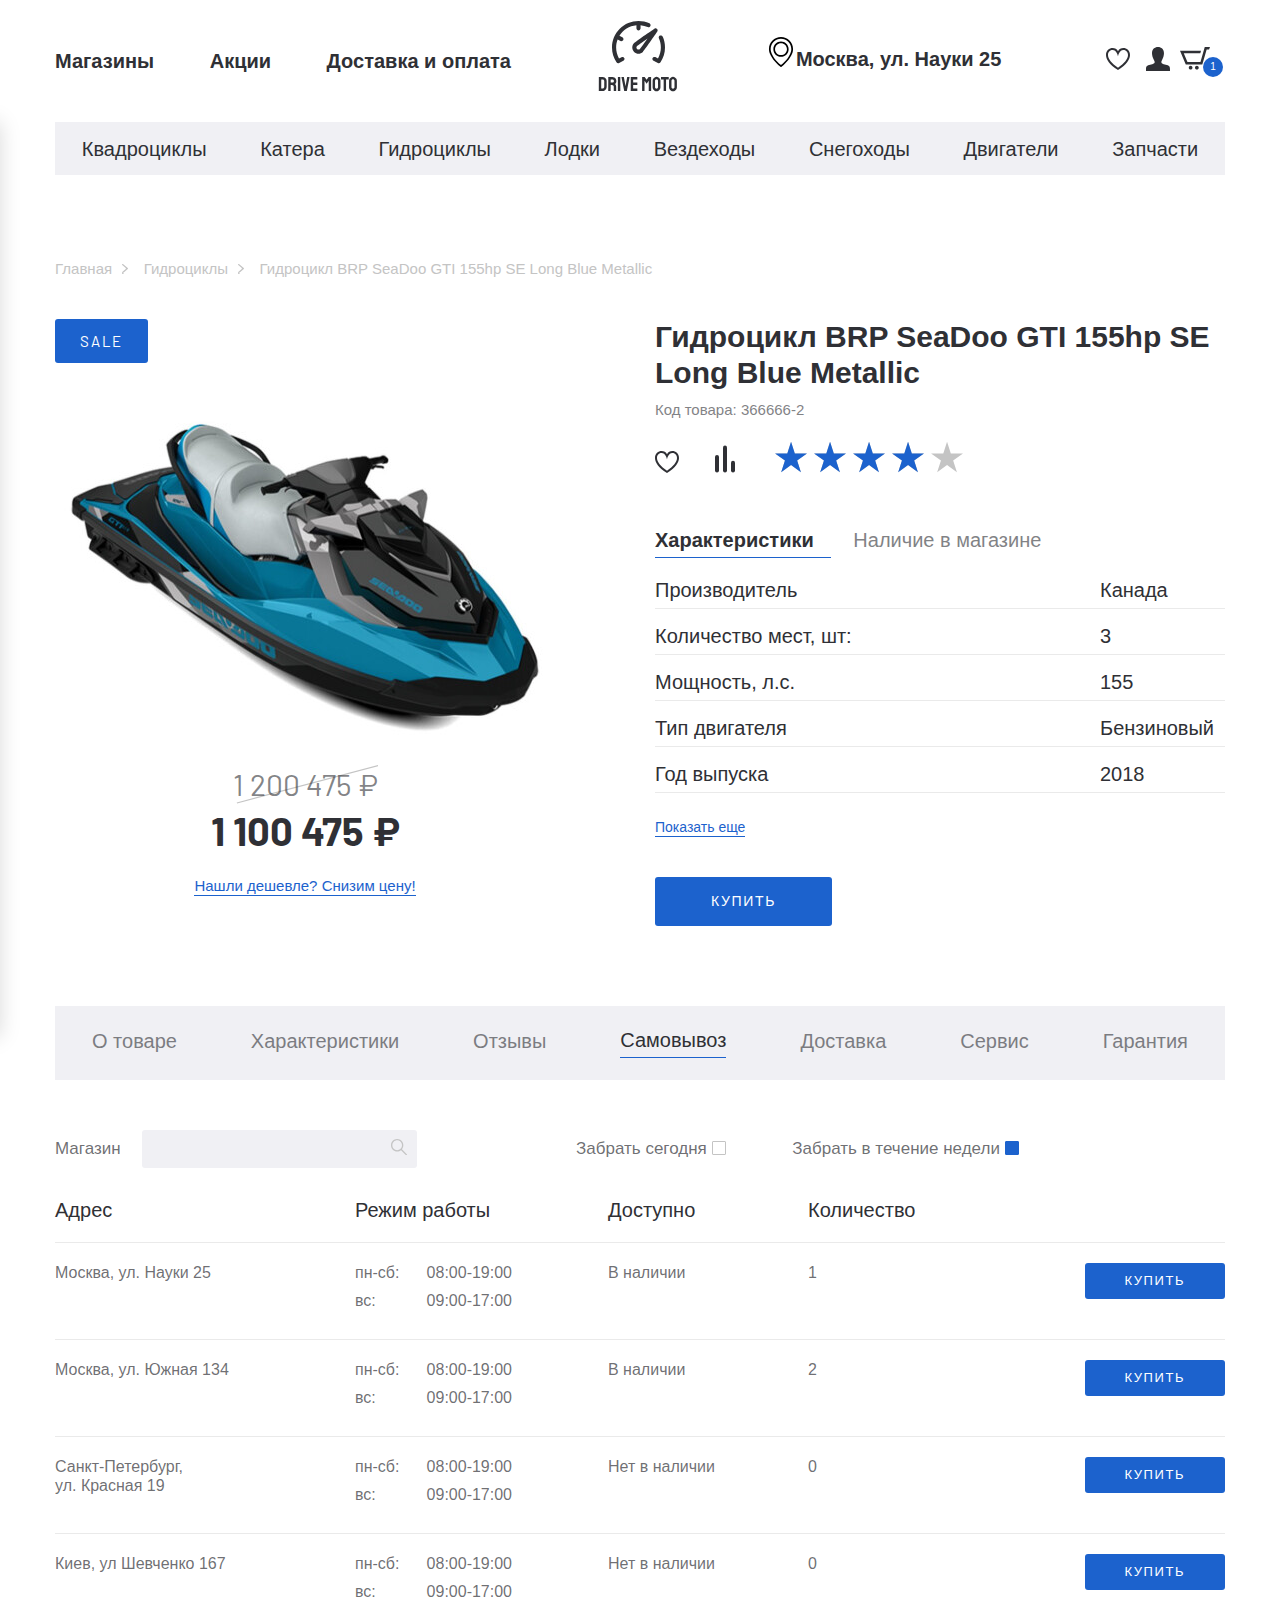
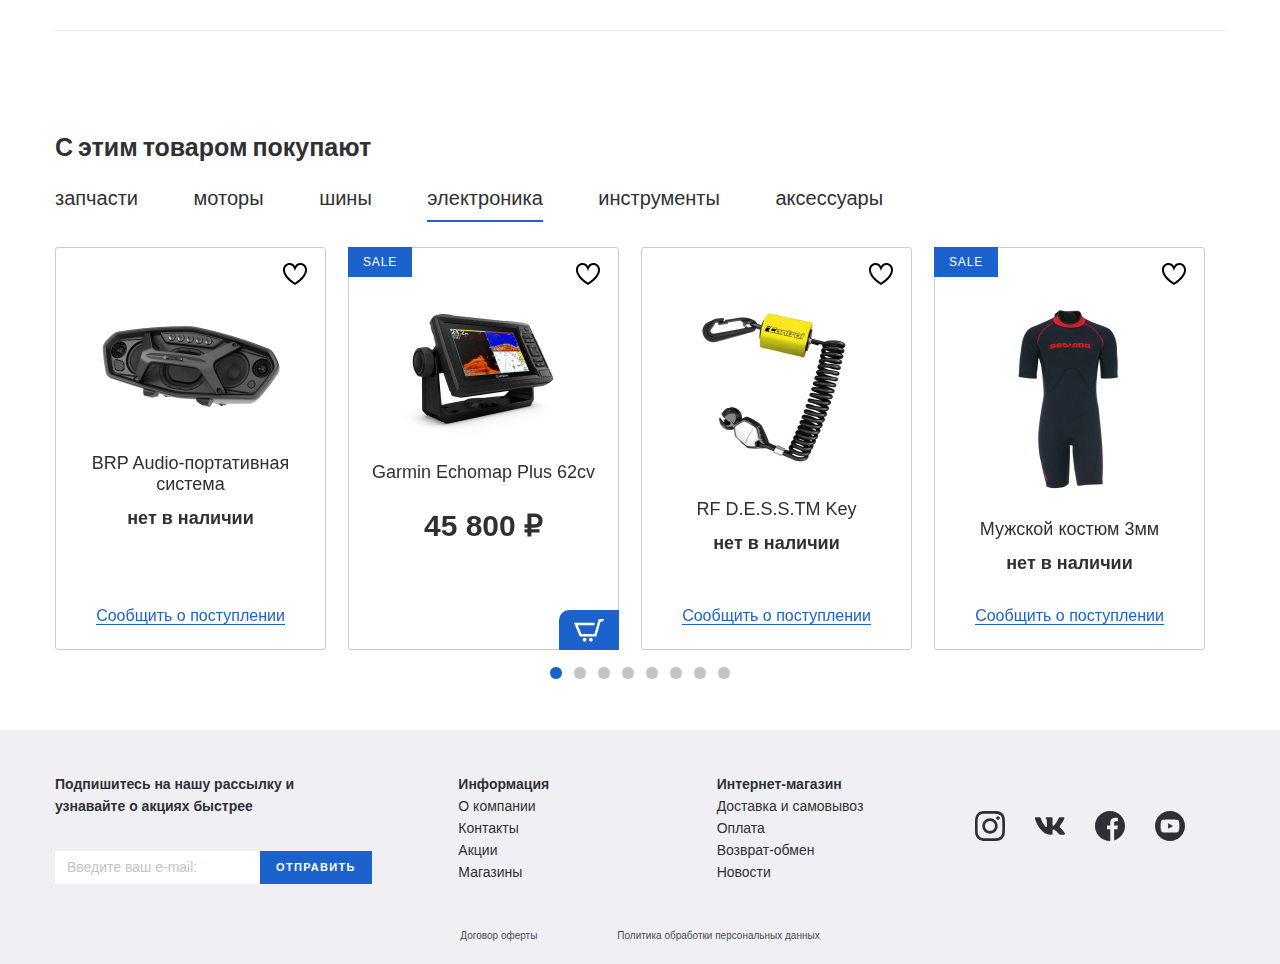
<file: product.html>
<!DOCTYPE html>
<html lang="en">
<head>
    <meta charset="UTF-8">
    <meta name="viewport" content="width=device-width, initial-scale=1.0">
    <meta http-equiv="X-UA-Compatible" content="ie=edge">
    <title>Document</title>
    <link href="https://fonts.googleapis.com/css2?family=Barlow:wght@400;700;900&display=swap" rel="stylesheet">
    <link rel="stylesheet" href="css/fonts.css">
    <link rel="stylesheet" href="css/normalize.css">
    <link rel="stylesheet" href="css/slick.css">
    <link rel="stylesheet" href="css/ion.rangeSlider.min.css">
    <link rel="stylesheet" href="css/jquery.rateyo.min.css">
    <link rel="stylesheet" href="css/jquery.formstyler.css">
    <link rel="stylesheet" href="css/jquery.formstyler.theme.css">
    <link rel="stylesheet" href="css/style.css">
    <link rel="stylesheet" href="css/media.css">
</head>
<body>
<header class="header">
    <div class="header__top">
        <div class="container">
            <div class="header__top-inner">
                <nav class="menu">
                    <button class="menu__btn">
                        <div class="menu__btn-line"></div>
                        <div class="menu__btn-line"></div>
                        <div class="menu__btn-line"></div>
                    </button>
                    <ul class="menu__list">
                        <li class="menu__item">
                            <a class="menu__link" href="#">Магазины</a>
                        </li>
                        <li class="menu__item">
                            <a class="menu__link" href="#">Акции</a>
                        </li>
                        <li class="menu__item">
                            <a class="menu__link" href="#">Доставка и оплата</a>
                        </li>
                    </ul>
                </nav>
                <a  class="logo" href="index.html">
                    <img class="logo__img" src="images/logo.svg" alt="">
                </a>
                <div class="header__box">
                    <div class="header__address">
                        Москва, ул. Науки 25
                    </div>
                    <ul class="user-list">
                        <li class="user-list__item">
                            <a  class="user-list__link" href="#"></a>
                            <img src="images/heart.svg" alt="">
                        </li>
                        <li class="user-list__item">
                            <a  class="user-list__link" href="#"></a>
                            <img src="images/user.svg" alt="">
                        </li>
                        <li class="user-list__item">
                            <a  class="user-list__link basket" href="#">
                                <img src="images/basket.svg" alt="">
                                <p class="basket__num"> 1</p>
                            </a>
                        </li>
                    </ul>
                </div>
            </div>
        </div>
    </div>

    <ul class="menu-mobile__list ">
        <li class="menu-mobile__item">
            <a class="menu-mobile__link" href="#">
                <img class="menu-mobile__img" src="images/user.svg" alt="">
                <p>Войти </p></a>
        </li>
        <li class="menu-mobile__item">
            <a class="menu-mobile__link" href="#">
                <img class="menu-mobile__img" src="images/user.svg" alt="">
                <p>Регистрация</p>
            </a>
        </li>
        <li class="menu-mobile__item">
            <a class="menu-mobile__link" href="#">
                <img class="menu-mobile__img" src="images/heart.svg" alt="">
                <p>Избранное</p>
            </a>
        </li>
        <li class="menu-mobile__item">
            <a class="menu-mobile__link" href="#">
                <img class="menu-mobile__img" src="images/basket.svg" alt="">
                <p>Корзина</p>
            </a>
        </li>
        <li class="menu-mobile__item">
            <a class="menu-mobile__link" href="#">
                <img class="menu-mobile__img" src="images/house.svg" alt="">
                <p>Магазины</p>
            </a>
        </li>
        <li class="menu-mobile__item">
            <a class="menu-mobile__link" href="#">
                <img class="menu-mobile__img" src="images/procent.svg" alt="">
                <p>Акции</p>
            </a>
        </li>
        <li class="menu-mobile__item">
            <a class="menu-mobile__link" href="#">
                <img class="menu-mobile__img" src="images/box.svg" alt="">
                <p>а и оплата</p>
            </a>
        </li>
        <li class="menu-mobile__item">
            <a class="menu-mobile__link" href="#">
                <p>Квадроциклы</p>
            </a>
        </li>
        <li class="menu-mobile__item">
            <a class="menu-mobile__link" href="#">
                <p>Катера</p>
            </a>
        </li>
        <li class="menu-mobile__item">
            <a  class="menu-mobile__link" href="#">
                <p>Гидроциклы</p>
            </a>
        </li>
        <li class="menu-mobile__item">
            <a class="menu-mobile__link" href="#">
                <p>Лодки </p>
            </a>
        </li>
        <li class="menu-mobile__item">
            <a  class="menu-mobile__link" href="#">
                <p>Вездеходы</p>
            </a>
        </li>
        <li class="menu-mobile__item">
            <a class="menu-mobile__link" href="#">
                <p>Снегоходы</p>
            </a>
        </li>
        <li class="menu-mobile__item">
            <a class="menu-mobile__link" href="#">
                <p>Двигатели</p>
            </a>
        </li>
        <li class="menu-mobile__item">
            <a class="menu-mobile__link" href="#">
                <p>Запчасти</p>
            </a>
        </li>
    </ul>

    <div class="menu__mobile-linewrapper">
        <div class="menu__mobile-line">
            <li class="menu__item">
                <a class="menu__link" href="#">Магазины</a>
            </li>
            <li class="menu__item">
                <a class="menu__link" href="#">Акции</a>
            </li>
            <li class="menu__item">
                <a class="menu__link" href="#">Доставка и оплата</a>
            </li>
        </div>
    </div>

    <div class="header__bottom">
        <div class="container">
            <ul class="menu-categories">
                <li class="menu-categories__item">
                    <a class="menu-categories__link" href="catalog.html"> Квадроциклы</a>
                </li>
                <li class="menu-categories__item">
                    <a class="menu-categories__link" href="catalog.html">Катера</a>
                </li>
                <li class="menu-categories__item">
                    <a class="menu-categories__link" href="catalog.html">Гидроциклы</a>
                </li>
                <li class="menu-categories__item">
                    <a class="menu-categories__link" href="catalog.html">Лодки</a>
                </li>
                <li class="menu-categories__item">
                    <a class="menu-categories__link" href="catalog.html">Вездеходы</a>
                </li>
                <li class="menu-categories__item">
                    <a class="menu-categories__link" href="catalog.html">Снегоходы</a>
                </li>
                <li class="menu-categories__item">
                    <a class="menu-categories__link" href="catalog.html">Двигатели</a>
                </li>
                <li class="menu-categories__item">
                    <a class="menu-categories__link" href="catalog.html">Запчасти</a>
                </li>
            </ul>
        </div>
    </div>
</header>

<div class="breadcrumbs">
    <div class="container">
        <div class="breadcrumbs__inner">
            <ul class="breadcrumbs__list mobile-overflow">
                <li class="breadcrumbs__list-item">
                    <a href="#">Главная</a>
                </li>
                <li class="breadcrumbs__list-item">
                    <span>Гидроциклы</span>
                </li>
                <li class="breadcrumbs__list-item">
                    <span> Гидроцикл BRP SeaDoo GTI 155hp SE Long Blue Metallic</span>
                </li>
            </ul>
        </div>
    </div>
</div>


<section class="product-card">
    <div class="container">
        <div class="product-card__inner">
            <div class="product-card__img-box product-item--sale">
                <img class="product-card__img" src="images/content/gidrotsikl-large.png" alt="" >
                <p class="product-card__price-old">1 200 475 ₽</p>
                <p class="product-card__price-new">1 100 475 ₽</p>
                <a  class="product-card__link" href="#">Нашли дешевле? Снизим цену!</a>
                <div class="product-card__btn product-card__btn--mobile">
                    <button>купить</button>
                </div>
            </div>
            <div class="product-card__content">
                <h1 class="product-card__title">
                    Гидроцикл BRP SeaDoo GTI 155hp SE Long Blue Metallic
                </h1>
                <p class="product-card__code"> Код товара: 	366666-2</p>
                <div class="product-card__buttons">
                    <a class="product-card__icon-favorite" href="#">
                        <img  src="images/heart.svg" alt="">
                    </a>
                    <a class="product-card__icon-comparsion" href="#" >
                        <img src="images/comparsion.svg" alt="">
                    </a>
                    <a class="rate" href="#">
                        <div class="rate-yo" data-rateyo-rating="4"></div>
                    </a>
                </div>
                <div class="tabs-wrapper product-card__tabs">
                    <div class="tabs">
                        <a class="tab product-card__tab tab--active" href="#product-1">
                            Характеристики
                        </a>
                        <a class="tab  product-card__tab" href="#product-2">
                            Наличие в магазине
                        </a>
                    </div>
                </div>
                    <div class="tabs-container">
                        <div id="product-1" class="tabs-content product-card__tab-content tabs-content--active">
                            <ul class="product-card__list">
                                <li class="product-card__item">
                                    <div class="product-card__item-left">Производитель</div>
                                    <div class="product-card__item-right">Канада</div>
                                </li>
                                <li class="product-card__item">
                                    <div class="product-card__item-left">Количество мест, шт: </div>
                                    <div class="product-card__item-right">3</div>
                                </li>
                                <li class="product-card__item">
                                    <div class="product-card__item-left">Мощность, л.с.</div>
                                    <div class="product-card__item-right">155</div>
                                </li>
                                <li class="product-card__item">
                                    <div class="product-card__item-left">Тип двигателя</div>
                                    <div class="product-card__item-right">Бензиновый</div>
                                </li>
                                <li class="product-card__item">
                                    <div class="product-card__item-left">Год выпуска</div>
                                    <div class="product-card__item-right">	2018</div>
                                </li>
                            </ul>
                            <a  class="product-card__more" href="#">
                                Показать еще
                            </a>
                            <div class="product-card__btn">
                                <button>купить</button>
                            </div>
                        </div>
                        <div id="product-2" class="tabs-content product-card__tab-content ">
                            content-2
                        </div>
                    </div>
            </div>
        </div>
    </div>
</section>

<section class="card__tabs">
    <div class="container">
        <div class="tabs-wrapper">
            <div class="tabs card__tabs-box mobile-overflow">
                <a class="tab card__tab" href="#product-card__tabs-1">О товаре </a>
                <a class="tab card__tab" href="#product-card__tabs-2">Характеристики </a>
                <a class="tab card__tab" href="#product-card__tabs-3"> Отзывы</a>
                <a class="tab card__tab tab--active" href="#product-card__tabs-4"> Самовывоз</a>
                <a class="tab card__tab" href="#product-card__tabs-5"> Доставка</a>
                <a class="tab card__tab" href="#product-card__tabs-6"> Cервис </a>
                <a class="tab card__tab" href="#product-card__tabs-7"> Гарантия</a>
            </div>
        </div>
            <div class="tabs-container">
                <div id="product-card__tabs-1" class="tabs-content card__tab-content">
                    CONTENT-1
                </div>
                <div id="product-card__tabs-2" class="tabs-content card__tab-content">
                    CONTENT-2
                </div>
                <div id="product-card__tabs-3" class="tabs-content card__tab-content">
                    CONTENT-3
                </div>
                <div id="product-card__tabs-4" class="tabs-content card__tab-content tabs-content--active">
                    <form>
                        <div class="card__top-line">
                            <label class="card__label-search"> Магазин
                                <input class="card__input-search" type="text">
                                <button class="card__input-searchbtn" type="submit"></button>
                            </label>
                        <label class="card__label-pickup">
                            Забрать сегодня
                            <input class="filter-style" type="radio" name="pickup">
                        </label>
                        <label class="card__label-pickup">
                            Забрать в течение недели
                            <input class="filter-style" type="radio" name="pickup" checked>
                        </label>
                        </div>

                        <ul class="card__list">
                            <li class="card__list-item card__list-itemtitle">
                                <div class="card__list-address">Адрес </div>
                                <div class="card__list-worckhours ">Режим работы </div>
                                <div class="card__list-avialable"> Доступно</div>
                                <div class="card__list-num ">Количество </div>
                                <div class="card__list-btn ">
                                </div>
                            </li>
                            <li class="card__list-item">
                                <div class="card__list-address"> Москва, ул. Науки 25</div>
                                <div class="card__list-worckhours">
                                    <div class="worckhours">
                                        <span>пн-сб:</span>
                                        <span> 08:00-19:00</span>
                                    </div>
                                    <div class="worckhours">
                                        <span>вс:</span>
                                        <span>09:00-17:00</span>
                                    </div>
                                </div>
                                <div class="card__list-avialable"> В наличии</div>
                                <div class="card__list-num"> 1 </div>
                                <div class="card__list-btn">
                                <button type="submit"> КУПИТЬ</button>
                                </div>
                            </li>
                            <li class="card__list-item">
                                <div class="card__list-address"> Москва, ул.  Южная 134</div>
                                <div class="card__list-worckhours">
                                    <div class="worckhours">
                                        <span>пн-сб:</span>
                                        <span> 08:00-19:00</span>
                                    </div>
                                    <div class="worckhours">
                                        <span>вс:</span>
                                        <span>09:00-17:00</span>
                                    </div>
                                </div>
                                <div class="card__list-avialable"> В наличии</div>
                                <div class="card__list-num"> 2 </div>
                                <div class="card__list-btn">
                                    <button type="submit"> КУПИТЬ</button>
                                </div>
                            </li>
                            <li class="card__list-item">
                                <div class="card__list-address">Санкт-Петербург, <br>
                                    ул. Красная 19 </div>
                                <div class="card__list-worckhours">
                                    <div class="worckhours">
                                        <span>пн-сб:</span>
                                        <span> 08:00-19:00</span>
                                    </div>
                                    <div class="worckhours">
                                        <span>вс:</span>
                                        <span>09:00-17:00</span>
                                    </div>
                                </div>
                                <div class="card__list-avialable">Нет в наличии </div>
                                <div class="card__list-num"> 0 </div>
                                <div class="card__list-btn">
                                    <button type="submit"> КУПИТЬ</button>
                                </div>
                            </li>
                            <li class="card__list-item">
                                <div class="card__list-address">Киев, ул Шевченко 167 </div>
                                <div class="card__list-worckhours">
                                    <div class="worckhours">
                                        <span>пн-сб:</span>
                                        <span> 08:00-19:00</span>
                                    </div>
                                    <div class="worckhours" >
                                        <span>вс:</span>
                                        <span>09:00-17:00</span>
                                    </div>
                                </div>
                                <div class="card__list-avialable">Нет в наличии </div>
                                <div class="card__list-num"> 0 </div>
                                <div class="card__list-btn">
                                    <button type="submit"> КУПИТЬ</button>
                                </div>
                            </li>
                        </ul>
                    </form>
                </div>
                <div id="product-card__tabs-5" class="tabs-content card__tab-content">
                    CONTENT-5
                </div>
                <div id="product-card__tabs-6" class="tabs-content card__tab-content">
                    CONTENT-6
                </div>
                <div id="product-card__tabs-7" class="tabs-content card__tab-content">
                    CONTENT-7
                </div>
            </div>
    </div>
</section>


<section class="products-popular page-section">
    <div class="container">
        <div class="products__inner">
            <h3 class="product__title">С этим товаром покупают</h3>
            <div class="tabs-wrapper">
                <div class="tabs products__tabs mobile-overflow">
                    <a class="tab products__tab " href="#popular-tab-1">запчасти</a>
                    <a class="tab products__tab" href="#popular-tab-2">моторы</a>
                    <a class="tab products__tab" href="#popular-tab-3">шины </a>
                    <a class="tab products__tab tab--active" href="#popular-tab-4">электроника</a>
                    <a class="tab products__tab" href="#popular-tab-5">инструменты</a>
                    <a class="tab products__tab" href="#popular-tab-6">аксессуары </a>
                </div>
            </div>
            <div class="tabs-container products__container">
                <div id="popular-tab-1" class="tabs-content products__content">
                    slider-1
                </div>
                <div id="popular-tab-2" class="tabs-content products__content">
                    slider-2
                </div>
                <div id="popular-tab-3" class="tabs-content products__content">
                    slider-3
                </div>
                <div id="popular-tab-4" class="tabs-content products__content tabs-content--active">
                    <div class="product-slider">
                        <div class="product-slider__item">
                            <div class="product-item__wrapper product-item__not-available">
                                <button class="product-item__favorite">
                                </button>
                                <button class="product-item__basket">
                                    <img src="images/basket-white.svg" alt="">
                                </button>
                                <a href="" class="product-item__notify-link">
                                    <span>Сообщить о поступлении</span>
                                </a>
                                <a class="product-item" href="#">
                                    <p class="product-item__hover-text">посмотреть товар</p>
                                    <img class="product-item__img" src="images/content/product-5.png" alt="">
                                    <h4 class="product-item__title">BRP Audio-портативная система</h4>
                                    <p class="price product-item__price"> </p>
                                    <p class="product-item__notify-text">нет в наличии</p>
                                </a>
                            </div>
                        </div>
                        <div class="product-slider__item">
                            <div class="product-item__wrapper">
                                <button class="product-item__favorite">
                                </button>
                                <button class="product-item__basket">
                                    <img src="images/basket-white.svg" alt="">
                                </button>
                                <a href="" class="product-item__notify-link">
                                    <span>Сообщить о поступлении</span>
                                </a>
                                <a class="product-item product-item--sale" href="#">
                                    <p class="product-item__hover-text">посмотреть товар</p>
                                    <img class="product-item__img" src="images/content/product-6.png" alt="">
                                    <h4 class="product-item__title">Garmin Echomap Plus 62cv</h4>
                                    <p class="price product-item__price">45 800 ₽</p>
                                    <p class="product-item__notify-text">нет в наличии</p>
                                </a>
                            </div>
                        </div>
                        <div class="product-slider__item">
                            <div class="product-item__wrapper product-item__not-available">
                                <button class="product-item__favorite">
                                </button>
                                <button class="product-item__basket">
                                    <img src="images/basket-white.svg" alt="">
                                </button>
                                <a href="" class="product-item__notify-link">
                                    <span>Сообщить о поступлении</span>
                                </a>
                                <a class="product-item " href="#">
                                    <p class="product-item__hover-text">посмотреть товар</p>
                                    <img class="product-item__img" src="images/content/product-7.png" alt="">
                                    <h4 class="product-item__title">RF D.E.S.S.TM Key</h4>
                                    <p class="price product-item__price">  </p>
                                    <p class="product-item__notify-text">нет в наличии</p>
                                </a>
                            </div>
                        </div>
                        <div class="product-slider__item">
                            <div class="product-item__wrapper product-item__not-available">
                                <button class="product-item__favorite">
                                </button>
                                <button class="product-item__basket">
                                    <img src="images/basket-white.svg" alt="">
                                </button>
                                <a href="" class="product-item__notify-link">
                                    <span>Сообщить о поступлении</span>
                                </a>
                                <a class="product-item product-item--sale" href="#">
                                    <p class="product-item__hover-text">посмотреть товар</p>
                                    <img class="product-item__img" src="images/content/product-8.png" alt="">
                                    <h4 class="product-item__title">Мужской костюм
                                        3мм</h4>
                                    <p class="price product-item__price">7 000 ₽</p>
                                    <p class="product-item__notify-text">нет в наличии</p>
                                </a>
                            </div>
                        </div>
                        <div class="product-slider__item">
                            <div class="product-item__wrapper product-item__not-available">
                                <button class="product-item__favorite">
                                </button>
                                <button class="product-item__basket">
                                    <img src="images/basket-white.svg" alt="">
                                </button>
                                <a href="" class="product-item__notify-link">
                                    <span>Сообщить о поступлении</span>
                                </a>
                                <a class="product-item" href="#">
                                    <p class="product-item__hover-text">посмотреть товар</p>
                                    <img class="product-item__img" src="images/content/product-5.png" alt="">
                                    <h4 class="product-item__title">BRP Audio-портативная система</h4>
                                    <p class="price product-item__price"> </p>
                                    <p class="product-item__notify-text">нет в наличии</p>
                                </a>
                            </div>
                        </div>
                        <div class="product-slider__item">
                            <div class="product-item__wrapper">
                                <button class="product-item__favorite">
                                </button>
                                <button class="product-item__basket">
                                    <img src="images/basket-white.svg" alt="">
                                </button>
                                <a href="" class="product-item__notify-link">
                                    <span>Сообщить о поступлении</span>
                                </a>
                                <a class="product-item product-item--sale" href="#">
                                    <p class="product-item__hover-text">посмотреть товар</p>
                                    <img class="product-item__img" src="images/content/product-6.png" alt="">
                                    <h4 class="product-item__title">Garmin Echomap Plus 62cv</h4>
                                    <p class="price product-item__price">45 800 ₽</p>
                                    <p class="product-item__notify-text">нет в наличии</p>
                                </a>
                            </div>
                        </div>
                        <div class="product-slider__item">
                            <div class="product-item__wrapper product-item__not-available">
                                <button class="product-item__favorite">
                                </button>
                                <button class="product-item__basket">
                                    <img src="images/basket-white.svg" alt="">
                                </button>
                                <a href="" class="product-item__notify-link">
                                    <span>Сообщить о поступлении</span>
                                </a>
                                <a class="product-item " href="#">
                                    <p class="product-item__hover-text">посмотреть товар</p>
                                    <img class="product-item__img" src="images/content/product-7.png" alt="">
                                    <h4 class="product-item__title">RF D.E.S.S.TM Key</h4>
                                    <p class="price product-item__price">  </p>
                                    <p class="product-item__notify-text">нет в наличии</p>
                                </a>
                            </div>
                        </div>
                        <div class="product-slider__item">
                            <div class="product-item__wrapper">
                                <button class="product-item__favorite">
                                </button>
                                <button class="product-item__basket">
                                    <img src="images/basket-white.svg" alt="">
                                </button>
                                <a href="" class="product-item__notify-link">
                                    <span>Сообщить о поступлении</span>
                                </a>
                                <a class="product-item product-item--sale" href="#">
                                    <p class="product-item__hover-text">посмотреть товар</p>
                                    <img class="product-item__img" src="images/content/product-8.png" alt="">
                                    <h4 class="product-item__title">Мужской костюм
                                        3мм</h4>
                                    <p class="price product-item__price">7 000 ₽</p>
                                    <p class="product-item__notify-text">нет в наличии</p>
                                </a>
                            </div>
                        </div>
                    </div>
                </div>
                <div id="popular-tab-5" class="tabs-content products__content">
                    <div class="product-slider">
                        <div class="product-slider__item">
                            <div class="product-item__wrapper product-item__not-available">
                                <button class="product-item__favorite">
                                </button>
                                <button class="product-item__basket">
                                    <img src="images/basket-white.svg" alt="">
                                </button>
                                <a href="" class="product-item__notify-link">
                                    <span>Сообщить о поступлении</span>
                                </a>
                                <a class="product-item" href="#">
                                    <p class="product-item__hover-text">посмотреть товар</p>
                                    <img class="product-item__img" src="images/content/product-5.png" alt="">
                                    <h4 class="product-item__title">BRP Audio-портативная система</h4>
                                    <p class="price product-item__price"> </p>
                                    <p class="product-item__notify-text">нет в наличии</p>
                                </a>
                            </div>
                        </div>
                        <div class="product-slider__item">
                            <div class="product-item__wrapper">
                                <button class="product-item__favorite">
                                </button>
                                <button class="product-item__basket">
                                    <img src="images/basket-white.svg" alt="">
                                </button>
                                <a href="" class="product-item__notify-link">
                                    <span>Сообщить о поступлении</span>
                                </a>
                                <a class="product-item product-item--sale" href="#">
                                    <p class="product-item__hover-text">посмотреть товар</p>
                                    <img class="product-item__img" src="images/content/product-6.png" alt="">
                                    <h4 class="product-item__title">Garmin Echomap Plus 62cv</h4>
                                    <p class="price product-item__price">45 800 ₽</p>
                                    <p class="product-item__notify-text">нет в наличии</p>
                                </a>
                            </div>
                        </div>
                        <div class="product-slider__item">
                            <div class="product-item__wrapper product-item__not-available">
                                <button class="product-item__favorite">
                                </button>
                                <button class="product-item__basket">
                                    <img src="images/basket-white.svg" alt="">
                                </button>
                                <a href="" class="product-item__notify-link">
                                    <span>Сообщить о поступлении</span>
                                </a>
                                <a class="product-item " href="#">
                                    <p class="product-item__hover-text">посмотреть товар</p>
                                    <img class="product-item__img" src="images/content/product-7.png" alt="">
                                    <h4 class="product-item__title">RF D.E.S.S.TM Key</h4>
                                    <p class="price product-item__price">  </p>
                                    <p class="product-item__notify-text">нет в наличии</p>
                                </a>
                            </div>
                        </div>
                        <div class="product-slider__item">
                            <div class="product-item__wrapper ">
                                <button class="product-item__favorite">
                                </button>
                                <button class="product-item__basket">
                                    <img src="images/basket-white.svg" alt="">
                                </button>
                                <a href="" class="product-item__notify-link">
                                    <span>Сообщить о поступлении</span>
                                </a>
                                <a class="product-item product-item--sale" href="#">
                                    <p class="product-item__hover-text">посмотреть товар</p>
                                    <img class="product-item__img" src="images/content/product-8.png" alt="">
                                    <h4 class="product-item__title">Мужской костюм
                                        3мм</h4>
                                    <p class="price product-item__price">7 000 ₽</p>
                                    <p class="product-item__notify-text">нет в наличии</p>
                                </a>
                            </div>
                        </div>
                        <div class="product-slider__item">
                            <div class="product-item__wrapper product-item__not-available">
                                <button class="product-item__favorite">
                                </button>
                                <button class="product-item__basket">
                                    <img src="images/basket-white.svg" alt="">
                                </button>
                                <a href="" class="product-item__notify-link">
                                    <span>Сообщить о поступлении</span>
                                </a>
                                <a class="product-item" href="#">
                                    <p class="product-item__hover-text">посмотреть товар</p>
                                    <img class="product-item__img" src="images/content/product-5.png" alt="">
                                    <h4 class="product-item__title">BRP Audio-портативная система</h4>
                                    <p class="price product-item__price"> </p>
                                    <p class="product-item__notify-text">нет в наличии</p>
                                </a>
                            </div>
                        </div>
                        <div class="product-slider__item">
                            <div class="product-item__wrapper">
                                <button class="product-item__favorite">
                                </button>
                                <button class="product-item__basket">
                                    <img src="images/basket-white.svg" alt="">
                                </button>
                                <a href="" class="product-item__notify-link">
                                    <span>Сообщить о поступлении</span>
                                </a>
                                <a class="product-item product-item--sale" href="#">
                                    <p class="product-item__hover-text">посмотреть товар</p>
                                    <img class="product-item__img" src="images/content/product-6.png" alt="">
                                    <h4 class="product-item__title">Garmin Echomap Plus 62cv</h4>
                                    <p class="price product-item__price">45 800 ₽</p>
                                    <p class="product-item__notify-text">нет в наличии</p>
                                </a>
                            </div>
                        </div>
                        <div class="product-slider__item">
                            <div class="product-item__wrapper product-item__not-available">
                                <button class="product-item__favorite">
                                </button>
                                <button class="product-item__basket">
                                    <img src="images/basket-white.svg" alt="">
                                </button>
                                <a href="" class="product-item__notify-link">
                                    <span>Сообщить о поступлении</span>
                                </a>
                                <a class="product-item " href="#">
                                    <p class="product-item__hover-text">посмотреть товар</p>
                                    <img class="product-item__img" src="images/content/product-7.png" alt="">
                                    <h4 class="product-item__title">RF D.E.S.S.TM Key</h4>
                                    <p class="price product-item__price">  </p>
                                    <p class="product-item__notify-text">нет в наличии</p>
                                </a>
                            </div>
                        </div>
                        <div class="product-slider__item">
                            <div class="product-item__wrapper product-item__not-available">
                                <button class="product-item__favorite">
                                </button>
                                <button class="product-item__basket">
                                    <img src="images/basket-white.svg" alt="">
                                </button>
                                <a href="" class="product-item__notify-link">
                                    <span>Сообщить о поступлении</span>
                                </a>
                                <a class="product-item product-item--sale" href="#">
                                    <p class="product-item__hover-text">посмотреть товар</p>
                                    <img class="product-item__img" src="images/content/product-8.png" alt="">
                                    <h4 class="product-item__title">Мужской костюм
                                        3мм</h4>
                                    <p class="price product-item__price">7 000 ₽</p>
                                    <p class="product-item__notify-text">нет в наличии</p>
                                </a>
                            </div>
                        </div>
                    </div>
                </div>
                <div id="popular-tab-6" class="tabs-content products__content">
                    slider-6
                </div>
            </div>
        </div>
    </div>
</section>



<footer class="footer">
    <div class="container">
        <div class="footer__top">
            <div class="footer__top-inner">
                <div class="footer__top-item footer__top-newslatter">
                    <h6 class="footer__top-title ">
                        Подпишитесь на нашу рассылку и узнавайте о акциях быстрее
                    </h6>
                    <form class="footer-form">
                        <input class="footer-form__input" type="text" placeholder="Введите ваш e-mail:">
                        <button class="footer-form__btn" type="submit">Отправить</button>
                    </form>
                </div>
                <div class="footer__top-item footer__top-itemdrop">
                    <h6 class="footer__top-title footer__topdrop">
                        Информация
                    </h6>
                    <ul class="footer-list ">
                        <li class="footer-list__item"><a href="#"> О компании</a></li>
                        <li class="footer-list__item"><a href="#">Контакты</a></li>
                        <li class="footer-list__item"><a href="#">Акции</a></li>
                        <li class="footer-list__item"><a href="#">Магазины</a></li>
                    </ul>
                </div>
                <div class="footer__top-item footer__top-itemdrop">
                    <h6 class="footer__top-title footer__topdrop">
                        Интернет-магазин
                    </h6>
                    <ul class="footer-list">
                        <li class="footer-list__item"><a href="#"> Доставка и самовывоз</a></li>
                        <li class="footer-list__item"><a href="#">Оплата</a></li>
                        <li class="footer-list__item"><a href="#">Возврат-обмен</a></li>
                        <li class="footer-list__item"><a href="#">Новости</a></li>
                    </ul>
                </div>
                <div class="footer__top-item footer__top-social">
                    <ul class="social-list">
                        <li class="social-list__item">
                            <a href="#"><img src="images/instagram.svg" alt=""></a>
                        </li>
                        <li class="social-list__item">
                            <a href="#"><img src="images/vk.svg" alt=""></a>
                        </li>
                        <li class="social-list__item">
                            <a href="#"><img src="images/facebook.svg" alt=""></a>
                        </li>
                        <li class="social-list__item">
                            <a href="#"><img src="images/youtube.svg" alt=""></a>
                        </li>
                    </ul>
                </div>
            </div>
        </div>
        <div class="footer__bottom">
            <a class="footer__bottom-link" href="#">Договор оферты</a>
            <a class="footer__bottom-link" href="#">Политика обработки персональных данных</a>
        </div>
    </div>
</footer>

<script src="https://ajax.googleapis.com/ajax/libs/jquery/3.4.1/jquery.min.js"></script>
<script src="js/slick.min.js"></script>
<script src="js/ion.rangeSlider.min.js"></script>
<script src="js/jquery.formstyler.min.js"></script>
<script src="js/jquery.rateyo.min.js"></script>
<script src="js/main.js"></script>
</body>
</html>
</file>
<file: css/fonts.css>
@font-face{
    font-family: 'SFProDisplay-Regular', sans-serif;
    src: url("../fonts/SFProDisplay-Regular.woff2") format('woff2'),
         url("../fonts/SFProDisplay-Regular.woff") format('woff');
    font-weight: 400;
    font-style: normal;
    font-display: swap;
}

@font-face{
    font-family: 'SFProDisplay-Medium', sans-serif;
    src: url("../fonts/SFProDisplay-Medium.woff2") format('woff2'),
    url("../fonts/SFProDisplay-Medium.woff") format('woff');
    font-weight: 500;
    font-style: normal;
    font-display: swap;
}

@font-face{
    font-family: 'SFProDisplay-Semibold', sans-serif;
    src: url("../fonts/SFProDisplay-Semibold.woff2") format('woff2'),
    url("../fonts/SFProDisplay-Semibold.woff") format('woff');
    font-weight: 600;
    font-style: normal;
    font-display: swap;
}

@font-face{
    font-family: 'SFProDisplay-Bold', sans-serif;
    src: url("../fonts/SFProDisplay-Bold.woff2") format('woff2'),
    url("../fonts/SFProDisplay-Bold.woff") format('woff');
    font-weight: 700;
    font-style: normal;
    font-display: swap;
}
</file>
<file: css/style.css>
html{
    box-sizing: border-box;
}

*, *::before, *::after{
    box-sizing: inherit;
}

a{
    text-decoration: none;
    color: inherit;
    display: inline-block;
}

ul,
li{
    margin: 0;
    padding: 0;
    list-style: none;
}

h1, h2, h3, h4, h5, h6{
    margin: 0;
}

p{
    margin: 0;
}

body{
    color: #2F3035;
    font-family: 'SFProDisplay-Regular' , sans-serif;
    font-size: 20px;
    line-height: 24px;
    font-weight: 400;
    overflow-x: hidden;
    min-width: 320px;
}

.page-section{
    margin-bottom: 80px;
}

.container{
    max-width: 1200px;
    padding: 0 15px;
    margin: 0 auto;
}

.header{
    margin-bottom: 80px;
}

.header__top-inner{
    display: flex;
    justify-content: space-between;
    align-items: center;
    min-height: 122px;
    font-family: 'SFProDisplay-Bold', sans-serif;
    font-weight: 700;
}

.menu__item{
    display: inline-block;
}

.menu__item + .menu__item{
    padding-left: 50px;
}

.header__box{
    display: flex;
}

.header__address{
    margin-right: 60px;
    width: 265px;
    padding-left: 30px;
    position: relative;
}

.header__address::before{
    content: "";
    position: absolute;
    background-image: url(../images/address-icon.svg);
    width: 30px;
    height: 30px;
    left: 0;
    top: -10px;
}

.user-list{
    margin-right: 15px;
    display: flex;
    align-items: center;
}

.user-list__item{
    padding-left: 10px;
}

.basket{
    position: relative;
}

.basket__num{
    position: absolute;
    width: 20px;
    height: 20px;
    font-size: 10px;
    line-height: 20px;
    color: #fff;
    font-family: 'SFProDisplay-Medium', sans-serif;
    font-weight: 500;
    background-color: #1c62cd;
    border-radius: 50%;
    text-align: center;
    bottom: -2px;
    right: -13px;
}

.menu__btn{
    display: none;
}

.menu-mobile__list{
    width: 243px;
    box-shadow: 0px 0px 20px rgba(0, 0, 0, 0.15);
    transform: translateX(-100%);
    transition: all 0.3s;
    position: absolute;
    z-index: 10;
    background: #ffffff;
}


.menu-mobile__item{
    position: relative;
    border-bottom: 1px solid rgba(0, 0, 0, 0.1);;
}

.menu-mobile__link{
    display: block;
    padding-left: 53px;
    padding-top: 36px;
}

.menu-mobile__img{
    position: absolute;
    left: 11px;
    bottom: 0;
}

.menu__mobile-linewrapper{
    display: none;
}

.menu-categories{
    background-color: #f0f0f4;
    display: flex;
    justify-content: space-around;
    align-items: center;
    min-height: 53px;
}


.menu-categories__link{
    transition: all .3s;
    font-weight: 400;
    padding: 15px 0 14px;
    position: relative;
}

.menu-categories__link::before{
    content: "";
    position: absolute;
    width: 0;
    height: 3px;
    left: auto;
    right: 0;
    bottom: -2px;
    background-color: #1c62cd;
    transition: all .3s;
}

.menu-categories__link:hover{
    color: #000;
}

.menu-categories__link:hover::before{
    width: 100%;
    right: auto;
    left: 0;
}

.banner-section__inner{
    display: flex;
    justify-content: space-between;
}

.banner-section__slider{
    max-width: 870px;
}

.banner-section__slider-btn,
.product-slider__slider-btn{
    position: absolute;
    top: 50%;
    transform: translateY(-50%);
    background-color: transparent;
    border: none;
    margin: 0;
    padding: 0;
    z-index: 5;
    cursor: pointer;
    outline: none;
}

.banner-section__slider-btnprev{
    left: 20px;
}

.banner-section__slider-btnnext{
    right: 20px;
}

.banner-section__slider-img{
    object-fit: cover;
    min-height: 400px;
}

.slick-dots{
    position: absolute;
    bottom: 40px;
    left: 0;
    right: 0;
    text-align: center;
}

.slick-dots li{
    display: inline-block;
    padding: 0 5px;
}

.slick-dots button{
    padding: 0;
    margin: 0;
    font-size: 0;
    width: 11px;
    height: 11px;
    background-color: transparent;
    border: 1px solid #fff;
    border-radius: 50%;
    outline: none;
}

.banner-section__slider .slick-dots .slick-active button{
    background-color: #fff;
    outline: none;
}


.sale-item{
    max-width: 265px;
    text-align: center;
    border: 1px solid #CDCDCD;
    border-radius: 3px;
    display: flex;
    flex-direction: column;
    justify-content: space-between;
}

.sale-item__top{
    display: flex;
    justify-content: space-between;
    align-items: flex-start;
}

.sale-item__info{
    color: #fff;
    background-color: #1c62cd;
    padding: 8px 20px;
    text-transform: uppercase;
    font-size: 12px;
    line-height: 15px;
    letter-spacing: 0.1em;
}

.price{
    font-family: 'Barlow', sans-serif;
}

.sale-item__price{
    text-align: right;
    position: relative;
}

.sale-item__price-new{
    font-weight: 700;
    font-size: 27px;
    line-height: 32px;
    color: #1c62cd;
    margin-right: 6px;
    padding-right: 20px;
}

.sale-item__price-new::after{
    content: "";
    background-image: url(../images/icons-price.svg);
    position: absolute;
    right: 8px;
    top: 8px;
    width: 15px;
    height: 18px;
}

.sale-item__price-old{
    font-weight: 400;
    font-size: 14px;
    line-height: 17px;
    color: #C4C4C4;
    margin-right: 8px;
    background-image: url(../images/old-line.svg);
    background-repeat: no-repeat;
    display: inline-block;
    padding: 2px 12px 2px 5px;
    position: relative;
}

.sale-item__price-old::after{
    content: "";
    background-image: url(../images/icons-price-old.svg);
    background-repeat: no-repeat;
    position: absolute;
    right: 0;
    top: 6px;
    width: 8px;
    height: 10px;
}

.sale-item__title{
    font-size: 18px;
    line-height: 21px;
    font-family: 'SFProDisplay-Bold', sans-serif;
    font-weight: 700;
    margin-bottom: 7px;
}

.sale-item__img{
    object-fit: contain;
}

.sale-item__footer{
    background-color: #f0f0f4;
    padding: 25px 20px;
    font-size: 18px;
    line-height: 21px;
}

.sale-item__footer span{
    color: #1c62cd;
    display: block;
    font-family: 'Barlow', sans-serif;
    font-weight: 700;
}

.search__tabs{
    margin-bottom: 25px;
}

.search__tabs-item{
    padding: 11px 26px 12px;
}

.search__tabs-item.tab--active{
    border-radius: 5px;
    font-weight: 700;
    font-family: 'SFProDisplay-Bold', sans-serif;
    background-color: #f0f0f4;
}

.tabs-content{
    display: none;
}

.tabs-content.tabs-content--active{
    display: block;
}

.search__content-form{
    display: flex;
}

.search__content-input{
    background-color: #f0f0f4;
    border-radius: 3px ;
    padding: 5px 20px;
    border: none;
    font-size: 16px;
    line-height: 19px;
    width: 100%;
}

.search__content-input::placeholder{
    color: #646464;
}

.search__content-btn{
    font-size: 14px;
    line-height: 17px;
    letter-spacing: 0.12em;
    font-family: 'SFProDisplay-Bold', sans-serif;
    font-weight: 700;
    text-transform: uppercase;
    color: #fff;
    border-radius: 3px;
    background-color: #1c62cd;
    padding: 17px 40px;
    border: none;
    margin-left: -3px;

}

.categories__inner{
    display: flex;
    justify-content: space-between;
    flex-wrap: wrap;
}

.categories__item{
    margin-bottom: 30px;
    border: 1px solid #CDCDCD;
    border-radius: 3px;
    width: 370px;
    padding: 20px 20px 16px;
    display: flex;
    justify-content: space-between;
    transition: all 0.3s;
}

.categories__item:hover{
    box-shadow: 3px 3px 20px rgba(50, 50, 50, 0.25);
    border: none;
}



.categories__item-info{
    width: 50%;
    display: flex;
    flex-direction: column;
    justify-content: space-between;
}

.categories__item-img{
    width: 50%;
    text-align: center;
}

.categories__item-img img{
    max-width: 100%;
}

.categories__item-title{
    font-family: 'Barlow', sans-serif;
    font-weight: 700;
    font-size: 23px;
    line-height: 28px;
    color: #2F3035;
    transition: all 0.3s;
}

.categories__item:hover .categories__item-title{
    color: #1c62cd;
}

.categories__item-text{
    font-size: 14px;
    line-height: 17px;
    color: #C4C4C4;
}

.categories__item-text::after{
    content: url("../images/link-arrow.svg");
    padding-left: 3px;
}

.product-item__wrapper{
    position: relative;
    width: 271px;
    transition: all .3s;
}

.product-item__wrapper.product-item__wrapper--list{
    width: 100%;
}

.product-item{
    border: 1px solid #CDCDCD;
    border-radius: 3px;
    text-align: center;
    padding: 52px 20px 31px;
    transition: all .3s;
    width: 100%;
    min-height: 403px;
    height: 100%;
}

.product-item__title{
    font-weight: normal;
    padding: 14px 0 25px;
    font-size: 18px;
    line-height: 21px;
}

.product-item__favorite{
    position: absolute;
    top: 16px;
    right: 19px;
    width: 24px;
    height: 22px;
    background-color: transparent;
    border: none;
    z-index: 5;
    outline: none;
}

.product-item__favorite::before{
    content: "";
    position: absolute;
    top: 0;
    left: 0;
    width: 24px;
    height: 22px;
    background-image: url(../images/favorite.svg);
}

.product-item__favorite--active::before{
    background-image: url('../images/favorite-active.svg');
}

.product-item__price{
    font-family: 'SFProDisplay-Bold', sans-serif;
    font-weight: 700;
    font-size: 30px;
    line-height: 36px;
}

.product-item__basket{
    position: absolute;
    width: 60px;
    height: 40px;
    background: #1C62CD;
    border-radius: 10px 0 0 0;
    bottom: 0;
    right: 0;
    border: none;
    padding-top: 7px;
    cursor: pointer;
}

.product-item__hover-text{
    padding: 18px 21px;
    background: rgba(255, 255, 255, 0.9);
    box-shadow: 0 0 15px rgba(0, 0, 0, 0.2);
    border-radius: 3px;
    display: inline-block;
    position: absolute;
    top: 30%;
    opacity: 0;
    transition: all .3s;
}

.product-item:hover .product-item__hover-text{
    opacity: 1;
    color: #2F3035;
}

.product-item:hover{
    box-shadow: 3px 3px 20px rgba(50, 50, 50, 0.25);
    border-radius: 3px;
    border: none;
    color: #1c62cd;
}

.product-item:hover .product-item__notify-text{
    color: #2F3035;
}

.product-item--sale::before{
    content: "SALE";
    padding: 8px 15px;
    color: #fff;
    text-transform: uppercase;
    background-color: #1c62cd;
    position: absolute;
    top: 0;
    left: 0;
    font-size: 12px;
    line-height: 14px;
    letter-spacing: 0.07em;
}

.product-item__wrapper.product-item__not-available .product-item__price{
    display: none;
}

.product-item__notify-text{
    display: none;
}

.product-item__wrapper.product-item__not-available .product-item__notify-text{
    display: block;
    font-family: 'SFProDisplay-Bold', sans-serif;
    font-weight: 700;
    font-size: 18px;
    line-height: 21px;
}

.product-item__wrapper.product-item__not-available .product-item__basket{
    display: none;

}

.product-item__notify-link{
    display: none;
}

.product-item__wrapper.product-item__not-available .product-item__title{
    padding-bottom: 13px;
}

.product-item__wrapper.product-item__not-available .product-item__notify-link{
    display: block;
    position: absolute;
    bottom: 25px;
    color: #1c62cd;
    text-align: center;
    font-size: 16px;
    line-height: 19px;
    left: 0;
    right: 0;
}

.product-item__wrapper.product-item__not-available .product-item__notify-link span{
    border-bottom: 1px solid #1c62cd;
}

.product__title{
    font-family: 'Barlow', sans-serif;
    font-weight: 700;
    font-size: 25px;
    line-height: 30px;
    margin-bottom: 25px;
}

.products__tab + .products__tab{
    margin-left: 50px;
}

.products__tab{
    padding-bottom: 10px;
}

.products__tabs{
    margin-bottom: 25px;
}

.products__tab.tab--active{
    border-bottom: 2px solid #1C62CD;
}

.product-slider .slick-dots{
    bottom: -30px;
}

.product-slider .slick-dots button{
    background: #C4C4C4;
    width: 14px;
    height: 14px;
}

.product-slider .slick-dots .slick-active button{
    background: #1c62cd;
}

.product-slider__slider-btnprev{
    left: -40px;
}

.product-slider__slider-btnnext{
    right: -23px;
}

.slick-slide img{
    display: inline;
}

.product__more{
    text-align: center;
    margin-top: 35px;
}

.product__more-link{
    font-size: 15px;
    line-height: 18px;
    letter-spacing: 0.12em;
    text-transform: uppercase;
    background-color: #f0f0f4;
    padding: 16px 43px;
}

.banner{
    margin-bottom: 80px;
}

.banner-link{
    width: 100%;
}

.banner-link__img{
    display: block;
}

.banner-link__imgmobile{
    display: none;
}


.footer{
    background-color: #f0f0f4;
}

.footer__bottom{
    padding: 46px 0 22px;
    display: flex;
    justify-content: center;
}

.footer__bottom-link{
    font-size: 10px;
    line-height: 12px;
    color: #48494D;
    margin: 0 40px;
}

.footer__top{
    padding-top: 43px;
}

.footer__top-inner{
    display: flex;
    justify-content: space-between;
}

.footer__top-item.footer__top-newslatter{
    width: 295px;
    margin-right: 50px;
}

.footer__top-title{
    font-family: 'SFProDisplay-Bold', sans-serif;
    font-weight: 700;
    font-size: 14px;
    line-height: 22px;
}

.footer-form{
    margin-top: 34px;
    display: flex;
    justify-content: space-between;
}

.footer-form__input{
    background-color: #fff;
    border: none;
    font-size: 14px;
    line-height: 17px;
    padding: 8px 12px;
}

.footer-form__input::placeholder{
    color: #C4C4C4;
}

.footer-form__btn{
    text-transform: uppercase;
    padding: 10px 16px;
    border: none;
    background-color: #1c62cd;
    color: #fff;
    font-family: 'SFProDisplay-Semibold', sans-serif;
    font-weight: 600;
    font-size: 11px;
    line-height: 13px;
    letter-spacing: 0.12em;
}

.footer-list{
    font-size: 14px;
    line-height: 22px;
}

.footer__top-item{
    width: 200px;
}

.footer__top-item.footer__top-social{
    width: 250px;
}

.social-list{
    display: flex;
    align-items: center;
    height: 100%;
}

.social-list__item + .social-list__item{
    margin-left: 30px;
}


.breadcrumbs{
    margin-bottom: 40px;
}

.breadcrumbs__list-item{
    display: inline-block;
    padding-right: 16px;
    margin-right: 10px;
    position: relative;
    font-size: 15px;
    line-height: 18px;
    color: #C4C4C4;
}

.breadcrumbs__list-item::after{
    content: "";
    position: absolute;
    right: 0;
    background-image: url(../images/link-arrow.svg);
    width: 6px;
    height: 10px;
    bottom: 4px;
}

.breadcrumbs__list-item:last-child::after{
    display: none;
}


.catalog{
    margin-bottom: 100px;
}


.catalog__title{
    font-family: 'SFProDisplay-Bold', sans-serif;
    font-weight: 700;
    font-size: 30px;
    line-height: 36px;
    margin-bottom: 26px;
}

.catalog__filter{
    display: flex;
    justify-content: space-between;
    margin-bottom: 50px;
}

.catalog__filter-item button{
    background: #F0F0F4;
    border-radius: 3px;
    font-size: 14px;
    line-height: 17px;
    opacity: 0.7;
    border: none;
    padding: 5px 22px;
    cursor: pointer;
}

.catalog__filter-item button + button{
    margin-left: 8px;
}

.catalog__filter-btn button{
    background: transparent;
    border: none;
    cursor: pointer;
    margin: 0;
    padding: 0;
}

.catalog__filter-btn button + button{
    margin-left: 10px;
}

.catalog__filter-btn{
    display: flex;
    align-items: center;
}

.catalog__filter-btngrid{
    width: 26px;
    height: 21px;
}

.catalog__filter-btnline{
    width: 25px;
    height: 19px;
}

.catalog__filter-button{
    opacity: 0.3;
    outline: none;
}

.catalog__filter-button--active{
    opacity: 1;
}


.select-item{
    border: 1px solid #D7D9DF;
    font-size: 14px;
    line-height: 17px;
    margin-right: 34px;
    padding: 7px 15px 7px 20px;
}

.select-item .jq-selectbox__trigger{
    right: 0;
}

.catalog__inner{
    display: flex;
}

.catalog__inner-aside{
    min-width: 290px;
    margin-right: 10px;
}

.catalog__inner-list{
    display: flex;
    justify-content: space-between;
    flex-wrap: wrap;
}

.catalog__inner-list .product-item__wrapper{
    margin-bottom: 30px;
}

.product-item__wrapper img  {
    max-width: 100%;
}

.pagination{
    width: 100%;
    margin-top: 70px;
}

.pagination-list{
    display: flex;
    justify-content: center;
}

.pagination-list__item{
    padding: 13px 12px;
    border: 2px solid transparent;
    margin: 0 4px;
    font-size: 18px;
    line-height: 22px;
    color: #C4C4C4;
}

.pagination-list__item.active{
    padding: 13px 15px;
    border: 2px solid #1c62cd;
    color: #1c62cd;
}

.aside__btn{
    display: none;
}

.aside-filter__tabs{
    display: flex;
    justify-content: space-between;
}

.aside-filter__tab{
    font-size: 16px;
    line-height: 19px;
    letter-spacing: 0.09em;
    text-transform: uppercase;
    color: #C4C4C4;
    width: 50%;
}

.aside-filter__tab.tab--active{
    color: #2F3035;
    font-family: 'SFProDisplay-Bold', sans-serif;
    font-weight: 700;
}

.aside-filter__tab.tab--active span{
    border-bottom: 2px solid #1c62cd;
    padding-bottom: 7px;
}

.aside-filter__item-drop{
    margin: 40px 0;
}

.aside-filter__item-title{
    font-family: 'SFProDisplay-Semibold', sans-serif;
    font-weight: 600;
    font-size: 16px;
    line-height: 19px;
    padding-left: 26px;
}

.filter__item-drop{
    position: relative;
    cursor: pointer;
}

.filter__item-drop::before{
    content: "";
    position: absolute;
    background-image: url(../images/arrow-down.svg);
    background-repeat: no-repeat;
    width: 12px;
    height: 8px;
    left: 0;
    bottom: 5px;
    transform: rotate(0deg);
}

.filter__item-drop--active::before{
    transform: rotate(180deg);
}

.aside-filter__content{
    display: flex;
    flex-wrap: wrap;
    margin-top: 10px;
}

.aside-filter__content-box{
    width: 50%;
    margin-top: 15px;
}

.aside-filter__content-label{
    font-size: 14px;
    line-height: 17px;
    cursor: pointer;
}

.jq-checkbox, .jq-radio{
    background: #fff;
    width: 14px;
    height: 14px;
    border: 1px solid #C4C4C4;
    border-radius: 1px;
    box-shadow: none;
    vertical-align: -1px;
    margin: 0 8px 0 0;

}

.jq-checkbox.checked,
.jq-radio.checked{
    background: #1c62cd;
    border: 1px solid #1c62cd;
}

.jq-checkbox.checked .jq-checkbox__div{
    width: 8px;
    height: 6px;
    margin: 3px 0 0 2px;
    border-bottom: none;
    border-left: none;
    transform: rotate(0);
    background-image: url(../images/checked-icon.svg);
}

.jq-checkbox.filter-style.checked{
    width: 14px;
}

.jq-checkbox.filter-style.focused{
    width: 14px;
}

input.filter-style{
    width: 14px;
    height: 14px;
}

input[type="checkbox" i]:focus{
    outline-offset: 0;
}

.jq-radio.checked .jq-radio__div {
    width: 0;
    height: 0;
    margin: 0;
    border-radius: 0;
    background: transparent;
    box-shadow: none;
}

.aside-filter__content.aside-filter__content-radio{
    flex-wrap: nowrap;
}


.range-slider{
    position: relative;
    width: 100%;
}


.irs--flat{
    width: 100%;
    margin-top: -15px;
}

.irs--flat .irs-from, .irs--flat .irs-to, .irs--flat .irs-single{
    display: none;
}

.extra-controls{
    display: flex;
    justify-content: space-between;
    width: 100%;

}

.js-input-to , .js-input-from{
    padding: 0 0 0 12px;
    font-size: 14px;
    line-height: 17px;
    text-decoration: underline;
    color: #2F3035;
    text-shadow: none;
    background-color: transparent;
    border-radius: 0;
    border: none;
    outline: none;
    max-width: 65px;
}



.irs--flat .irs-min, .irs--flat .irs-max{
    display: none;
}

.js-input-from-label,
.js-input-to-label{
    font-size: 14px;
    line-height: 17px;
    color: #C4C4C4;
    text-decoration: none;
}


.irs--flat .irs-line {
    top: 25px;
    height: 1px;
    background-color: #e0e0e0;
    border-radius: 0;
}

.irs--flat .irs-bar {
    top: 24px;
    height: 3px;
    background-color: #1c62cd;
}


.irs--flat .irs-handle {
    top: 22px;
    width: 7px;
    height: 7px;
    background-color: #1c62cd;
    border-radius: 50%;
}

.irs--flat .irs-handle>i:first-child, .irs--flat .irs-handle.state_hover>i:first-child, .irs--flat .irs-handle:hover>i:first-child
{
    background-color: transparent;
}


.aside-filter__item-list{
    margin-top: 40px;

}

.filter__item-list{
    display: flex;
    justify-content: space-between;
    border-bottom: 2px solid #C4C4C4;
    margin-top: 34px;
    padding-left: 26px;
}

.filter__item-listtitle{
    font-family: 'SFProDisplay-Semibold', sans-serif;
    font-weight: 600;
    font-size: 16px;
    line-height: 19px;
    padding-bottom: 14px;
}

.filter__item-listselect{

}

.jq-selectbox__select {
    font-family: 'Barlow', sans-serif;
    font-size: 14px;
    line-height: 17px;
    color: #48494D;
    height: 20px;
    padding: 0 28px 0 3px;
    border: none;
    border-radius: 0;
    background: transparent;
    box-shadow: none;
    text-shadow: none;
}

.jq-selectbox__trigger-arrow{
    position: absolute;
    top: 14px;
    right: 12px;
    width: 0;
    height: 0;
    border: none;
}

.jq-selectbox__trigger {
    background-image: url(../images/arrow-down.svg);
    background-repeat: no-repeat;
    width: 12px;
    height: 8px;
    top: 7px;
    right: 13px;
    transform: rotate(0deg);
    border-left: none;
}

.jq-selectbox__select:hover,
.jq-selectbox__select:active{
    background: transparent;
    box-shadow: none;
}

.jq-selectbox.focused .jq-selectbox__select{
    border: none;
}

.jq-selectbox li{
    color: rgba(0, 0, 0, 0.6);
}

.jq-selectbox li:hover {
    background-color: rgba(107, 126, 172, 0.05);
    color: rgba(0, 0, 0, 0.6);
}

.jq-selectbox li.selected {
    background-color: rgba(107, 126, 172, 0.05);
    color: rgba(0, 0, 0, 0.6);
}


.jq-selectbox__dropdown {
    padding-top: 15px;
    border: 1px solid #E0E0E0;
    border-radius: 0;
    background: #FFF;
    box-shadow: none;
}

.filter-more{
    width: 100%;
    margin-top: 15px;
}

.filter-more__btn{
    border: none;
    padding: 0;
    font-size: 14px;
    line-height: 17px;
    color: #1C62CD;
    border-bottom: 1px solid #1c62cd;
    background-color: transparent;

}

.filter-search{
    width: 100%;
    border: 1px solid #E0E0E0;
    min-height: 30px;
    padding: 0 20px;
    font-size: 12px;
    line-height: 14px;
    color: #BDBEC2;
    margin-top: 10px;
}

.filter-search::placeholder{
    color: #BDBEC2;
}


.btn__checked .aside-filter__content{
    flex-wrap: nowrap;
    justify-content: space-between;
}

.btn__checked .aside-filter__content-box{
    width: auto;
}

.btn__checked .aside-filter__content-label{
    position: relative;
    height: 25px;
    width: 63px;
}

.btn__checked .jq-checkbox{
    background: #F0F0F4;
    height: 25px;
    width: 63px;
}


.btn__checked .jq-checkbox.checked{
    background: #1c62cd;
    height: 25px;
    width: 63px;
    color: #fff;

}

.btn__checked .jq-checkbox.filter-style.focused{
    width: 63px;
    outline: none;
}

.btn__checked__text{
    position: absolute;
    top: -7px;
    left: 50%;
    transform: translateX(-60%);
}

.btn__checked .jq-checkbox.checked .jq-checkbox__div{
    display: none;
}

.btn__checked .jq-checkbox.checked ~ .btn__checked__text{
    color: #fff;
}


.filter-btn__send{
    background: #F0F0F4;
    padding: 16px 85px;
    text-transform: uppercase;
    font-size: 15px;
    line-height: 18px;
    letter-spacing: 0.12em;
    color: #BDBEC2;
    cursor: pointer;
    margin-bottom: 15px;
    border: none;
}

.filter-btn__send--active{
    background: #1c62cd;
    color: #fff;
}

.aside-filter__item-btn{
    text-align: center;
}

.filter-extra{
    font-size: 13px;
    line-height: 16px;
    position: relative;
    padding-right: 29px;
    display: inline-block;
    margin-bottom: 15px;
}

.filter-extra::after{
    position: absolute;
    content: "";
    right: 0;
    top: 4px;
    background-image: url(../images/arrow-down.svg);
    width: 12px;
    height: 8px;
}

.filter-extra__content{
    display: none;
}

.filter__item-drop--active.filter-extra::after{
    transform: rotate(180deg);
}

.filter-btn__reset{
    background-color: transparent;
    padding: 0;
    border: none;
    font-size: 13px;
    line-height: 16px;
    text-decoration-line: underline;
    color: #C4C4C4;
    border-bottom: 1px solid #C4C4C4;
}


.product-card{
    margin-bottom: 80px;
}

.product-card__inner{
    display: flex;
    justify-content: space-between;
}

.product-card__img-box{
    font-family: 'Barlow', sans-serif;
    width: 500px;
    padding-top: 64px;
    text-align: center;
    position: relative;
}

.product-card__img-box::before{
    font-size: 15px;
    line-height: 18px;
    letter-spacing: 0.12em;
    padding: 13px 25px;
    border-radius: 3px;
}

.product-card__price-old{
    font-size: 30px;
    line-height: 44px;
    color: rgba(47, 48, 53, 0.6) ;
    margin-bottom: 0;
    background-image: url(../images/old-line.svg);
    background-repeat: no-repeat;
    background-size: cover;
    display: inline-block;
}

.product-card__price-new{
    font-weight: 700;
    font-size: 40px;
    line-height: 48px;
    margin-bottom: 17px;
}

.product-card__content{
    width: 570px;
}

.product-card__link{
    border-bottom: 1px solid #1c62cd;
    font-size: 15px;
    line-height: 18px;
    font-family: 'SFProDisplay-Regular', sans-serif;
    color: #1c62cd;
}

.product-card__title{
    font-weight: 700;
    font-size: 30px;
    line-height: 36px;
    margin-bottom: 10px;
}

.product-card__code{
    font-size: 15px;
    line-height: 18px;
    opacity: 0.6;
    margin-bottom: 22px;
}

.product-card__buttons{
    margin-bottom: 50px;
}


.product-card__tab{
    font-size: 20px;
    line-height: 24px;
    opacity: 0.6;
    padding-bottom: 5px;
    padding-right: 17px;
    margin-bottom: 5px;
}

.product-card__tab + .product-card__tab{
    padding-left: 17px;
}

.product-card__tab.tab--active{
    font-family: 'SFProDisplay-Bold', sans-serif;
    font-weight: 700;
    border-bottom: 1px solid #1c62cd;
    opacity: 1;
}

.product-card__item{
    border-bottom: 1px solid rgba(47, 48, 53, 0.1);
    padding: 15px 0 6px;
    display: flex;
    justify-content: space-between;
}

.product-card__item-left{
    padding-right: 15px;
}

.product-card__item-right{
    width: 125px;
}

.product-card__more{
    font-size: 14px;
    line-height: 17px;
    color: #1C62CD;
    border-bottom: 1px solid #1c62cd;
    margin-bottom: 40px;
}

.product-card__btn button{
    font-size: 14px;
    line-height: 17px;
    letter-spacing: 0.12em;
    text-transform: uppercase;
    color: #FFFFFF;
    padding: 16px 56px;
    background: #1C62CD;
    border-radius: 3px;
    border: none;
    cursor: pointer;
}

.product-card__list{
    margin-bottom: 20px;
}

.product-card__buttons a + a{
    margin-left: 30px;
}

.card__tabs{
    margin-bottom: 100px;
}

.card__tabs-box{
    background: #F0F0F4;
    display: flex;
    justify-content: space-around;
    align-items: center;
    padding: 22px 0;
    margin-bottom: 50px;
}

.card__tab{
    font-size: 20px;
    line-height: 24px;
    opacity: 0.6;
    padding-bottom: 5px;
}

.card__tab.tab--active{
    opacity: 1;
    border-bottom: 1px solid #1c62cd;
}

.card__top-line{
    margin-bottom: 10px;
}

.card__label-search{
    font-size: 17px;
    line-height: 20px;
    color: rgba(47, 48, 53, 0.7);
    position: relative;
}

.card__input-search{
    background: #F0F0F4;
    border-radius: 3px;
    margin-left: 17px;
    padding: 9px 37px 9px 17px;
    border: none;
    margin-right: 100px;
}

.card__input-searchbtn{
    position: absolute;
    font-size: 0;
    line-height: 0;
    border: none;
    background-color: transparent;
    width: 16px;
    height: 16px;
    background-image: url('../images/search-2.svg');
    background-repeat: no-repeat;
    z-index: 5;
    top: 0;
    right: 115px;
}

.card__label-pickup{
    margin-left: 54px;
    font-size: 17px;
    line-height: 20px;
    color: rgba(47, 48, 53, 0.7);
}

.card__list-item{
    padding: 20px 0;
    border-bottom: 1px solid rgba(47, 48, 53, 0.1);
    display: flex;
    font-size: 16px;
    line-height: 19px;
    color: rgba(47, 48, 53, 0.7);
}

.card__list-itemtitle{
    color: rgb(47, 48, 53);
    font-size: 20px;
    line-height: 24px;
}

.card__list-address{
    width: 220px;
    margin-right: 80px;
}

.card__list-worckhours{
    width: 157px;
    margin-right: 96px;
}

.worckhours{
    display: flex;
    justify-content: space-between;
    margin-bottom: 9px;
}

.card__list-avialable{
    width: 140px;
    margin-right: 60px;
}

.card__list-num{
    width: 104px;
}

.card__list-btn{
    margin-left: auto;
    min-width: 140px;
}

.card__list-btn button{
    background: #1C62CD;
    border-radius: 3px;
    font-size: 13px;
    line-height: 16px;
    letter-spacing: 0.12em;
    color: #FFFFFF;
    text-transform: uppercase;
    padding: 10px 40px;
    border: none;
}

.product-card__btn--mobile{
    display: none;
}

.footer__topdrop{
    pointer-events: none;
}
</file>
<file: css/media.css>
@media (max-width: 1300px){
    .product__more{
        margin-top: 60px;
    }
}

@media (max-width: 1200px) {
    .banner-section__slider-img {
        max-width: 600px;
        min-height: 380px;
    }

    .banner-section__inner {
        justify-content: space-around;
    }

    .banner-section__slider {
        max-width: 600px;
    }
    .categories__inner{
        justify-content: space-around;
    }
    .banner-link img{
        width: 100%;
    }
    .catalog__inner-list{
        justify-content: space-around;
    }
}

@media (max-width: 1100px) {
    .menu__item + .menu__item{
        padding-left: 20px;
    }

    .header__address{
        margin-right: 20px;
    }
    .card__input-search{
        margin-right: 0;
    }
    .card__input-searchbtn {
        right: 17px;
    }
}


@media (max-width: 968px){
    .header{
        margin-bottom: 25px;
    }

    .header__bottom{
        display: none;
    }
    .menu__list{
        display: none;
    }

    .menu__btn{
        display: block;
        background-color: transparent;
        cursor: pointer;
        border: none;
        padding: 0;
    }

    .menu__btn-line{
        background: #2F3035;
        border-radius: 3px;
        width: 34px;
        height: 3px;
        margin: 8px 0;
    }
    .menu__mobile-linewrapper{
        display: block;
        font-family: 'SFProDisplay-Bold', sans-serif;
        font-weight: 700;
        font-size: 20px;
        line-height: 24px;
        background: #F0F0F4;
        overflow-x: scroll;
    }

    .menu__mobile-line{
        width: 420px;
        background: #F0F0F4;
        padding: 14px 0 14px 15px;
    }
    .menu-mobile__list--active {
        transform: translateX(0);
    }

    .banner-section__inner {
        flex-wrap: wrap;
        justify-content: center;
    }

    .banner-section__slider-item{
        text-align: center;
    }

    .banner-section__slider-img {
        max-width: 100%;
    }

    .banner-section__slider {
        max-width: 100%;
        margin-bottom: 25px;
    }
    .mobile-overflow{
        width: 1000px;
    }
    .tabs-wrapper,
    .breadcrumbs__inner,
    .catalog__filter-iteminner{
        overflow-x: scroll;
    }
    .tabs-wrapper.tabs-wrapper--no-scroll{
        overflow-x: hidden;
    }
    .product-card__inner{
        flex-wrap: wrap;
    }
    .product-card__tabs{
        display: none;
    }
    .product-card__content{
        order: -1;
    }
    .product-card__btn--mobile{
        display: block;
        margin-top: 40px;
    }
    .product-card__img-box{
        width: 100%;
    }


}


@media (max-width: 940px){
    .footer__top-inner{
        flex-wrap: wrap;
        justify-content: space-around;
    }
    .footer__top-item{
        margin-bottom: 25px;
    }
    .catalog__filter-btn button{
        display: none;
    }
    .catalog__filter-btn{
        margin-top: 30px;
    }
    .catalog__filter{
        display: block;
    }
    .card__top-line label{
        display: block;
        width: 100%;
        margin-bottom: 25px;
        margin-left: 0;
    }
    .card__list-item.card__list-itemtitle{
        display: none;
    }
    .card__list-item{
         display: block;
     }
    .card__list-item div{
        margin-bottom: 15px;
    }
    .card__input-searchbtn{
        top: 10px;
        left: 330px;
    }
}


@media (max-width: 640px){
    .header__address{
        display: none;
    }

    .banner-section__slider-img {
       min-height: 200px;
    }

    .banner-section .container {
        padding: 0;
    }
    .search__content-btn{
        font-size: 0;
        line-height: 0;
        padding: 17px;
        background-image: url(../images/search.svg);
        width: 24px;
        height: 24px;
        background-color: transparent;
        background-repeat: no-repeat;
        position: absolute;
        right: 5px;
        top: 12px;
    }

    .search__content-input{
        height: 50px;
        padding-right: 50px;
    }

    .search__content-form{
        position: relative;
    }
    .search__tabs-item {
        padding: 11px 15px 12px;
    }
    .banner-link__img{
        display: none;
    }

    .banner-link__imgmobile{
        display: block;
    }
    .catalog__inner{
        flex-wrap: wrap;
    }
    .aside__btn{
        display: block;
        text-transform: uppercase;
        text-align: center;
        font-weight: 700;
        padding: 15px 0;
        width: 100%;
        margin-bottom: 30px;
        color: #ffffff;
        background-color: #1c62cd;
        font-size: 16px;
        line-height: 19px
    }
    .aside-filter{
        display: none;
    }
    .product-card__title{
        font-size: 20px;
        line-height: 24px;
    }
    .product-card__img{
        width: 100%;
    }
    .product-card__buttons a + a{
        margin-left: 10px;
    }
}

@media (max-width: 550px){
    .footer{
        background: #F9F9FC;
    }
    .footer__top-item{
        width: 100%;
        border-bottom: 2px solid #F0F0F4;
    }
    .footer__bottom{
       flex-direction: column;
        align-items: start;
    }
    .footer__bottom-link{
        margin-bottom: 12px;
    }
    .footer__top-inner{
        justify-content: start;
    }
    .footer__top-social.footer__top-item{
        width: 100%;
        border-bottom: none;
        margin-top: 41px;
    }
    .social-list{
        justify-content: center;
    }
    .footer__top-newslatter.footer__top-item{
        margin-right: auto;
        margin-left: auto;
        width: 290px;
        text-align: center;
    }
    .footer-list{
        height: 0;
        overflow: hidden;
    }

    .footer-list--active.footer-list{
        height: auto;
    }


    .footer__top-title.footer__topdrop{
        font-family: 'SFProDisplay-Semibold', sans-serif;
        font-weight: 500;
        font-size: 14px;
        line-height: 18px;
        color: #7F7F7F;
        padding: 15px 0;
    }
    .footer__top-itemdrop{
        margin-bottom: 0;
        position: relative;
    }
    .footer__topdrop::after{
        content: "";
        position: absolute;
        background-image: url(../images/arrow-down.svg);
        background-repeat: no-repeat;
        width: 12px;
        height: 8px;
        top: 21px;
        right: 13px;
        transform: rotate(0deg);
    }
    .footer__topdrop--active::after{
        transform: rotate(180deg);
    }
    .footer__topdrop{
        pointer-events: auto;
    }


}


@media (max-width: 440px) {
    .banner-section__slider-img {
        min-height: 164px;
    }
    .categories__item{
        padding: 20px 10px 16px;
    }
    .pagination-list__item{
        margin: 0;
    }
    .card__input-search{
        margin-top: 5px;
        margin-left: 0;
        display: block;
    }

    .card__input-searchbtn{
        top: 35px;
        left: 244px;
    }

}
</file>
<file: css/ion.rangeSlider.min.css>
/*!Ion.RangeSlider, 2.3.1, © Denis Ineshin, 2010 - 2019, IonDen.com, Build date: 2019-12-19 16:51:02*/.irs{position:relative;display:block;-webkit-touch-callout:none;-webkit-user-select:none;-khtml-user-select:none;-moz-user-select:none;-ms-user-select:none;user-select:none;font-size:12px;font-family:Arial,sans-serif}.irs-line{position:relative;display:block;overflow:hidden;outline:none !important}.irs-bar{position:absolute;display:block;left:0;width:0}.irs-shadow{position:absolute;display:none;left:0;width:0}.irs-handle{position:absolute;display:block;box-sizing:border-box;cursor:default;z-index:1}.irs-handle.type_last{z-index:2}.irs-min,.irs-max{position:absolute;display:block;cursor:default}.irs-min{left:0}.irs-max{right:0}.irs-from,.irs-to,.irs-single{position:absolute;display:block;top:0;left:0;cursor:default;white-space:nowrap}.irs-grid{position:absolute;display:none;bottom:0;left:0;width:100%;height:20px}.irs-with-grid .irs-grid{display:block}.irs-grid-pol{position:absolute;top:0;left:0;width:1px;height:8px;background:#000}.irs-grid-pol.small{height:4px}.irs-grid-text{position:absolute;bottom:0;left:0;white-space:nowrap;text-align:center;font-size:9px;line-height:9px;padding:0 3px;color:#000}.irs-disable-mask{position:absolute;display:block;top:0;left:-1%;width:102%;height:100%;cursor:default;background:rgba(0,0,0,0);z-index:2}.lt-ie9 .irs-disable-mask{background:#000;filter:alpha(opacity=0);cursor:not-allowed}.irs-disabled{opacity:.4}.irs-hidden-input{position:absolute !important;display:block !important;top:0 !important;left:0 !important;width:0 !important;height:0 !important;font-size:0 !important;line-height:0 !important;padding:0 !important;margin:0 !important;overflow:hidden;outline:none !important;z-index:-9999 !important;background:none !important;border-style:solid !important;border-color:transparent !important}.irs--flat{height:40px}.irs--flat.irs-with-grid{height:60px}.irs--flat .irs-line{top:25px;height:12px;background-color:#e1e4e9;border-radius:4px}.irs--flat .irs-bar{top:25px;height:12px;background-color:#ed5565}.irs--flat .irs-bar--single{border-radius:4px 0 0 4px}.irs--flat .irs-shadow{height:1px;bottom:16px;background-color:#e1e4e9}.irs--flat .irs-handle{top:22px;width:16px;height:18px;background-color:transparent}.irs--flat .irs-handle>i:first-child{position:absolute;display:block;top:0;left:50%;width:2px;height:100%;margin-left:-1px;background-color:#da4453}.irs--flat .irs-handle.state_hover>i:first-child,.irs--flat .irs-handle:hover>i:first-child{background-color:#a43540}.irs--flat .irs-min,.irs--flat .irs-max{top:0;padding:1px 3px;color:#999;font-size:10px;line-height:1.333;text-shadow:none;background-color:#e1e4e9;border-radius:4px}.irs--flat .irs-from,.irs--flat .irs-to,.irs--flat .irs-single{color:white;font-size:10px;line-height:1.333;text-shadow:none;padding:1px 5px;background-color:#ed5565;border-radius:4px}.irs--flat .irs-from:before,.irs--flat .irs-to:before,.irs--flat .irs-single:before{position:absolute;display:block;content:"";bottom:-6px;left:50%;width:0;height:0;margin-left:-3px;overflow:hidden;border:3px solid transparent;border-top-color:#ed5565}.irs--flat .irs-grid-pol{background-color:#e1e4e9}.irs--flat .irs-grid-text{color:#999}.irs--big{height:55px}.irs--big.irs-with-grid{height:70px}.irs--big .irs-line{top:33px;height:12px;background-color:white;background:linear-gradient(to bottom, #ddd -50%, white 150%);border:1px solid #ccc;border-radius:12px}.irs--big .irs-bar{top:33px;height:12px;background-color:#92bce0;border:1px solid #428bca;background:linear-gradient(to bottom, #ffffff 0%, #428bca 30%, #b9d4ec 100%);box-shadow:inset 0 0 1px 1px rgba(255,255,255,0.5)}.irs--big .irs-bar--single{border-radius:12px 0 0 12px}.irs--big .irs-shadow{height:1px;bottom:16px;background-color:rgba(66,139,202,0.5)}.irs--big .irs-handle{top:25px;width:30px;height:30px;border:1px solid rgba(0,0,0,0.3);background-color:#cbcfd5;background:linear-gradient(to bottom, white 0%, #B4B9BE 30%, white 100%);box-shadow:1px 1px 2px rgba(0,0,0,0.2),inset 0 0 3px 1px white;border-radius:30px}.irs--big .irs-handle.state_hover,.irs--big .irs-handle:hover{border-color:rgba(0,0,0,0.45);background-color:#939ba7;background:linear-gradient(to bottom, white 0%, #919BA5 30%, white 100%)}.irs--big .irs-min,.irs--big .irs-max{top:0;padding:1px 5px;color:white;text-shadow:none;background-color:#9f9f9f;border-radius:3px}.irs--big .irs-from,.irs--big .irs-to,.irs--big .irs-single{color:white;text-shadow:none;padding:1px 5px;background-color:#428bca;background:linear-gradient(to bottom, #428bca 0%, #3071a9 100%);border-radius:3px}.irs--big .irs-grid-pol{background-color:#428bca}.irs--big .irs-grid-text{color:#428bca}.irs--modern{height:55px}.irs--modern.irs-with-grid{height:55px}.irs--modern .irs-line{top:25px;height:5px;background-color:#d1d6e0;background:linear-gradient(to bottom, #e0e4ea 0%, #d1d6e0 100%);border:1px solid #a3adc1;border-bottom-width:0;border-radius:5px}.irs--modern .irs-bar{top:25px;height:5px;background:#20b426;background:linear-gradient(to bottom, #20b426 0%, #18891d 100%)}.irs--modern .irs-bar--single{border-radius:5px 0 0 5px}.irs--modern .irs-shadow{height:1px;bottom:21px;background-color:rgba(209,214,224,0.5)}.irs--modern .irs-handle{top:37px;width:12px;height:13px;border:1px solid #a3adc1;border-top-width:0;box-shadow:1px 1px 1px rgba(0,0,0,0.1);border-radius:0 0 3px 3px}.irs--modern .irs-handle>i:nth-child(1){position:absolute;display:block;top:-4px;left:1px;width:6px;height:6px;border:1px solid #a3adc1;background:white;transform:rotate(45deg)}.irs--modern .irs-handle>i:nth-child(2){position:absolute;display:block;box-sizing:border-box;top:0;left:0;width:10px;height:12px;background:#e9e6e6;background:linear-gradient(to bottom, white 0%, #e9e6e6 100%);border-radius:0 0 3px 3px}.irs--modern .irs-handle>i:nth-child(3){position:absolute;display:block;box-sizing:border-box;top:3px;left:3px;width:4px;height:5px;border-left:1px solid #a3adc1;border-right:1px solid #a3adc1}.irs--modern .irs-handle.state_hover,.irs--modern .irs-handle:hover{border-color:#7685a2;background:#c3c7cd;background:linear-gradient(to bottom, #ffffff 0%, #919ba5 30%, #ffffff 100%)}.irs--modern .irs-handle.state_hover>i:nth-child(1),.irs--modern .irs-handle:hover>i:nth-child(1){border-color:#7685a2}.irs--modern .irs-handle.state_hover>i:nth-child(3),.irs--modern .irs-handle:hover>i:nth-child(3){border-color:#48536a}.irs--modern .irs-min,.irs--modern .irs-max{top:0;font-size:10px;line-height:1.333;text-shadow:none;padding:1px 5px;color:white;background-color:#d1d6e0;border-radius:5px}.irs--modern .irs-from,.irs--modern .irs-to,.irs--modern .irs-single{font-size:10px;line-height:1.333;text-shadow:none;padding:1px 5px;background-color:#20b426;color:white;border-radius:5px}.irs--modern .irs-from:before,.irs--modern .irs-to:before,.irs--modern .irs-single:before{position:absolute;display:block;content:"";bottom:-6px;left:50%;width:0;height:0;margin-left:-3px;overflow:hidden;border:3px solid transparent;border-top-color:#20b426}.irs--modern .irs-grid{height:25px}.irs--modern .irs-grid-pol{background-color:#dedede}.irs--modern .irs-grid-text{color:silver;font-size:13px}.irs--sharp{height:50px;font-size:12px;line-height:1}.irs--sharp.irs-with-grid{height:57px}.irs--sharp .irs-line{top:30px;height:2px;background-color:black;border-radius:2px}.irs--sharp .irs-bar{top:30px;height:2px;background-color:#ee22fa}.irs--sharp .irs-bar--single{border-radius:2px 0 0 2px}.irs--sharp .irs-shadow{height:1px;bottom:21px;background-color:rgba(0,0,0,0.5)}.irs--sharp .irs-handle{top:25px;width:10px;height:10px;background-color:#a804b2}.irs--sharp .irs-handle>i:first-child{position:absolute;display:block;top:100%;left:0;width:0;height:0;border:5px solid transparent;border-top-color:#a804b2}.irs--sharp .irs-handle.state_hover,.irs--sharp .irs-handle:hover{background-color:black}.irs--sharp .irs-handle.state_hover>i:first-child,.irs--sharp .irs-handle:hover>i:first-child{border-top-color:black}.irs--sharp .irs-min,.irs--sharp .irs-max{color:white;font-size:14px;line-height:1;top:0;padding:3px 4px;opacity:.4;background-color:#a804b2;border-radius:2px}.irs--sharp .irs-from,.irs--sharp .irs-to,.irs--sharp .irs-single{font-size:14px;line-height:1;text-shadow:none;padding:3px 4px;background-color:#a804b2;color:white;border-radius:2px}.irs--sharp .irs-from:before,.irs--sharp .irs-to:before,.irs--sharp .irs-single:before{position:absolute;display:block;content:"";bottom:-6px;left:50%;width:0;height:0;margin-left:-3px;overflow:hidden;border:3px solid transparent;border-top-color:#a804b2}.irs--sharp .irs-grid{height:25px}.irs--sharp .irs-grid-pol{background-color:#dedede}.irs--sharp .irs-grid-text{color:silver;font-size:13px}.irs--round{height:50px}.irs--round.irs-with-grid{height:65px}.irs--round .irs-line{top:36px;height:4px;background-color:#dee4ec;border-radius:4px}.irs--round .irs-bar{top:36px;height:4px;background-color:#006cfa}.irs--round .irs-bar--single{border-radius:4px 0 0 4px}.irs--round .irs-shadow{height:4px;bottom:21px;background-color:rgba(222,228,236,0.5)}.irs--round .irs-handle{top:26px;width:24px;height:24px;border:4px solid #006cfa;background-color:white;border-radius:24px;box-shadow:0 1px 3px rgba(0,0,255,0.3)}.irs--round .irs-handle.state_hover,.irs--round .irs-handle:hover{background-color:#f0f6ff}.irs--round .irs-min,.irs--round .irs-max{color:#333;font-size:14px;line-height:1;top:0;padding:3px 5px;background-color:rgba(0,0,0,0.1);border-radius:4px}.irs--round .irs-from,.irs--round .irs-to,.irs--round .irs-single{font-size:14px;line-height:1;text-shadow:none;padding:3px 5px;background-color:#006cfa;color:white;border-radius:4px}.irs--round .irs-from:before,.irs--round .irs-to:before,.irs--round .irs-single:before{position:absolute;display:block;content:"";bottom:-6px;left:50%;width:0;height:0;margin-left:-3px;overflow:hidden;border:3px solid transparent;border-top-color:#006cfa}.irs--round .irs-grid{height:25px}.irs--round .irs-grid-pol{background-color:#dedede}.irs--round .irs-grid-text{color:silver;font-size:13px}.irs--square{height:50px}.irs--square.irs-with-grid{height:60px}.irs--square .irs-line{top:31px;height:4px;background-color:#dedede}.irs--square .irs-bar{top:31px;height:4px;background-color:black}.irs--square .irs-shadow{height:2px;bottom:21px;background-color:#dedede}.irs--square .irs-handle{top:25px;width:16px;height:16px;border:3px solid black;background-color:white;-webkit-transform:rotate(45deg);-ms-transform:rotate(45deg);transform:rotate(45deg)}.irs--square .irs-handle.state_hover,.irs--square .irs-handle:hover{background-color:#f0f6ff}.irs--square .irs-min,.irs--square .irs-max{color:#333;font-size:14px;line-height:1;top:0;padding:3px 5px;background-color:rgba(0,0,0,0.1)}.irs--square .irs-from,.irs--square .irs-to,.irs--square .irs-single{font-size:14px;line-height:1;text-shadow:none;padding:3px 5px;background-color:black;color:white}.irs--square .irs-grid{height:25px}.irs--square .irs-grid-pol{background-color:#dedede}.irs--square .irs-grid-text{color:silver;font-size:11px}
</file>
